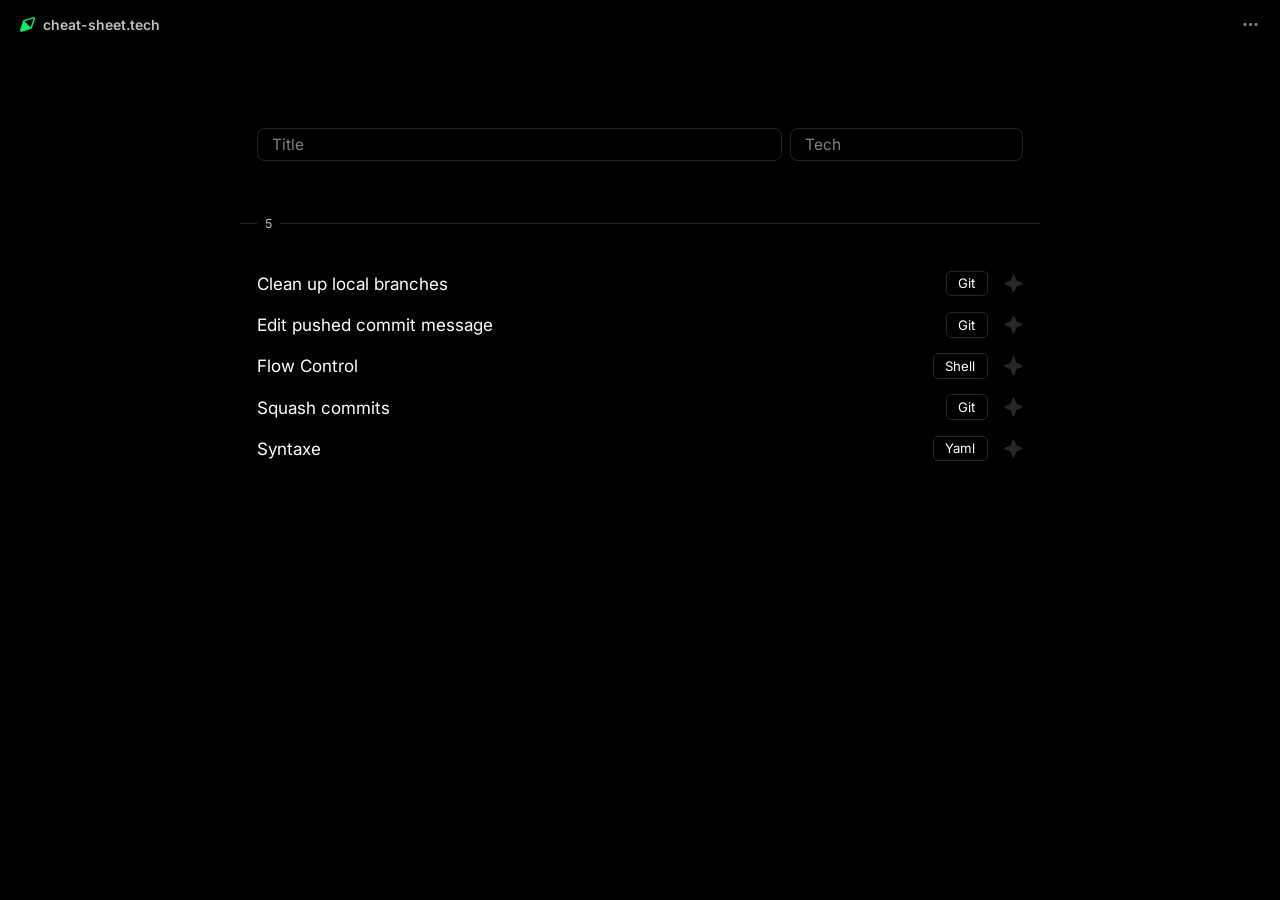
<file: index.html>
<!DOCTYPE html>
<html lang="fr">
<head>
    <meta charset="UTF-8">
    <meta name="viewport" content="width=device-width, initial-scale=1">
    <title>cheat-sheet</title>

    <link rel="icon" type="image/png" href="/favicon-96x96.png" sizes="96x96" />
    <link rel="icon" type="image/svg+xml" href="/favicon.svg" />
    <link rel="shortcut icon" href="/favicon.ico" />
    <link rel="apple-touch-icon" sizes="180x180" href="/apple-touch-icon.png" />
    <link rel="manifest" href="/site.webmanifest" />

    <link rel="stylesheet" href="rsc/dark.css">

    <link rel="stylesheet" href="rsc/home.css">
    <link rel="stylesheet" href="rsc/index.css">

    <script src="rsc/index.js"></script>
    <script src="rsc/home.js"></script>
    <script src="indexation.js"></script>

</head>
<body onclick="document.getElementById('menu').classList.remove('focus')">
    <header>
        <a style="text-decoration: none" href="https://cheat-sheet.tech">
            <img src="rsc/assets/logo.svg" alt="logo">
            <p>cheat-sheet.tech</p>
        </a>
        <div id="menu" onclick="event.stopPropagation();this.classList.add('focus')">
            <img src="rsc/assets/menu-dots.svg">
            <div class="menu">
                <a href="preview/" style="all: unset">
                    <span>
                        <img src="rsc/assets/preview.svg"><p>Preview</p>
                    </span>
                </a>
                <a href="https://github.com/eloi-menaud/cheat-sheet/tree/main?tab=readme-ov-file#-add-a-cheat-sheet" style="all: unset">
                    <span>
                        <img src="rsc/assets/add.svg"><p>Add a cheat sheet</p>
                    </span>
                </a>
                <hr>
                <a href="https://github.com/eloi-menaud/cheat-sheet" style="all: unset">
                    <span>
                        <img src="rsc/assets/github.svg"><p>Source</p>
                    </span>
                </a>
            </div>
        </div>
    </header>



    <nav>
        <input id="title" type="Search" placeholder="Title" oninput="update_list()"/>
        <input id="tech"  type="Search" placeholder="Tech"  oninput="update_list()"/>
    </nav>

    <div id="result-separator">
        <p>No result</p>
    </div>

    <main>
    </main>
<footer></footer>
</body>
</file>
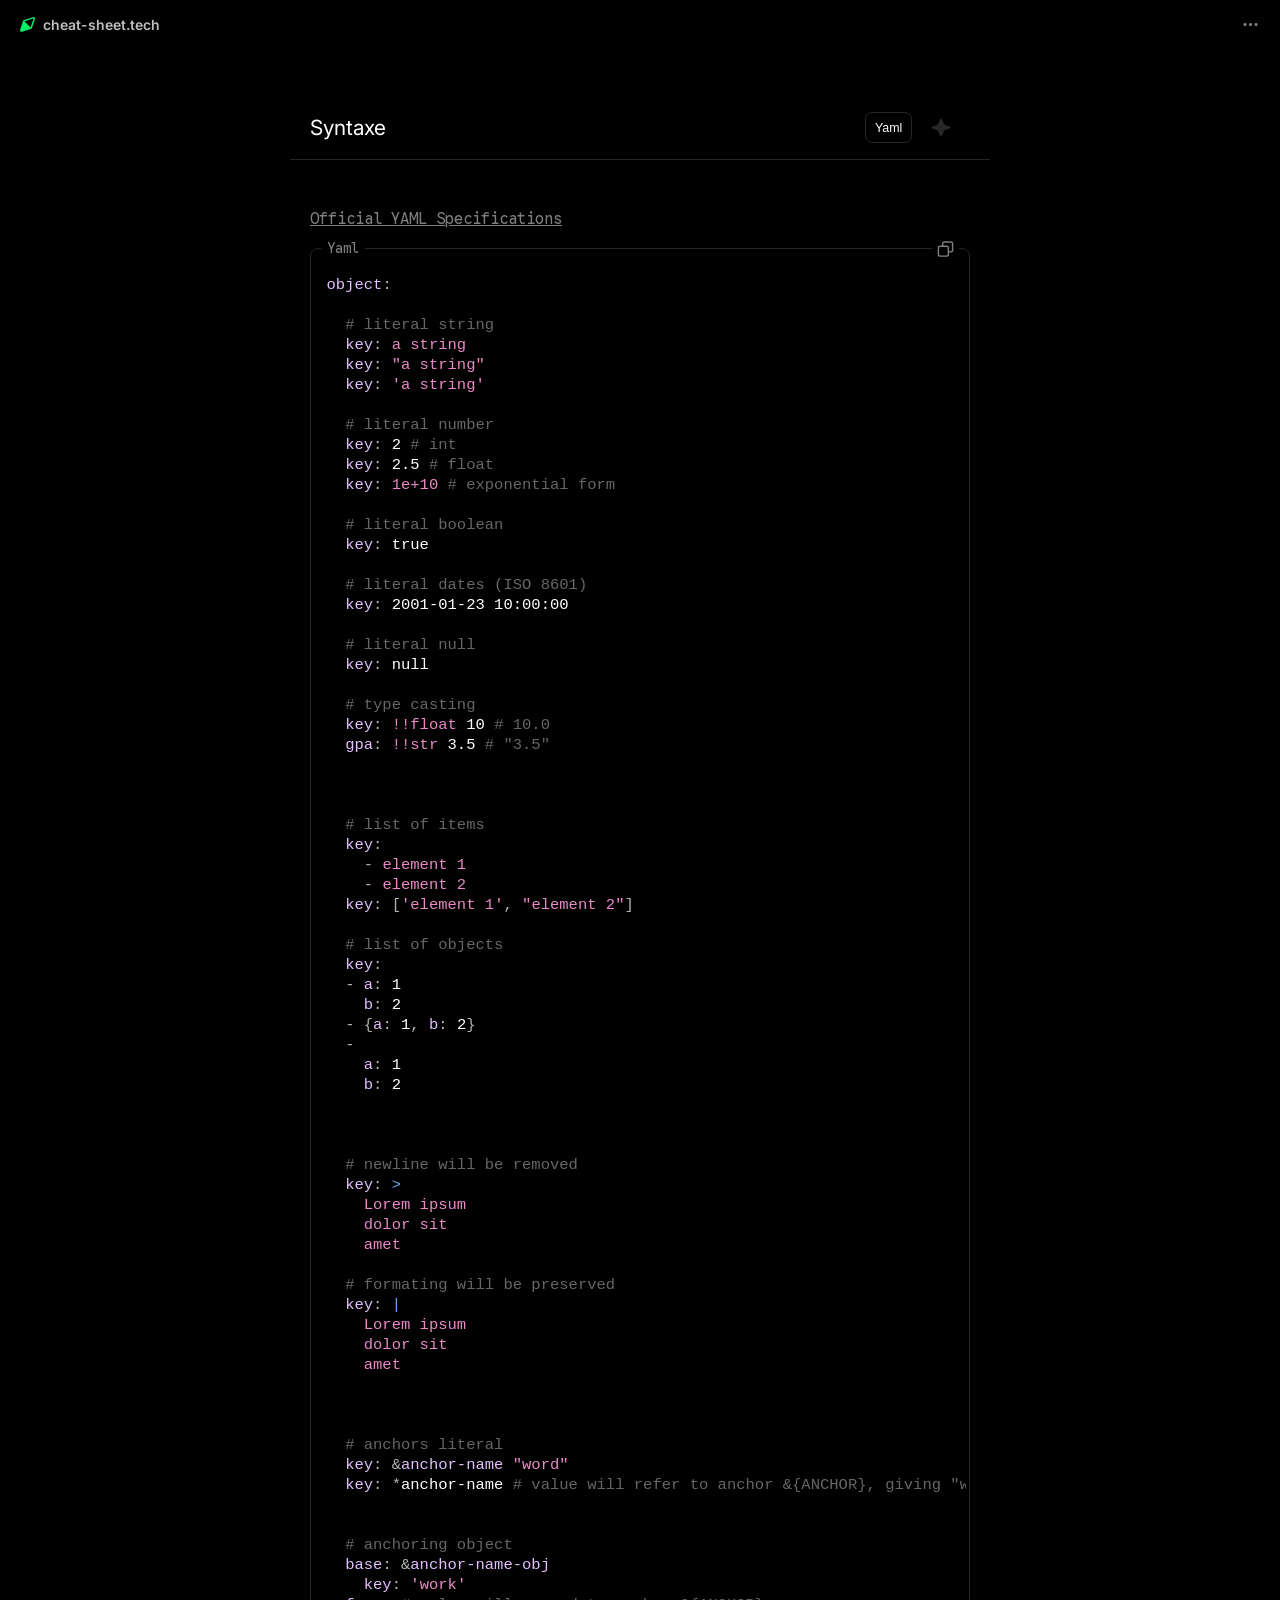
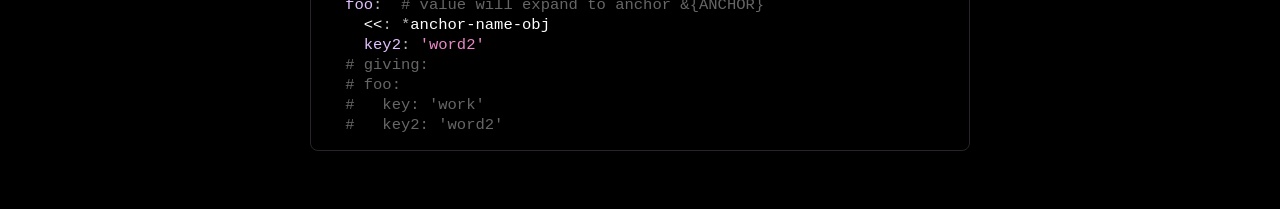
<file: pages/1/index.html>
<!DOCTYPE html>
<html lang="en">
<head>
    <meta charset="UTF-8">
    <meta name="viewport" content="width=device-width, initial-scale=1">
    
    <link href="/pages/page.css" rel="stylesheet" />
    <link href="../../rsc/dark.css" id="style-ui-dark"  rel="stylesheet"/>
    <link href="../../rsc/index.css" rel="stylesheet" />
    
    <script type="text/javascript" src="/pages/page.js"></script>
    <script type="text/javascript" src="../../rsc/index.js"></script>
    
    <title>cheat-sheet</title>
</head>

<body class="has-hover" onclick="document.getElementById('menu').classList.remove('focus')" id="1">

<header>
    <a style="text-decoration: none" href="https://cheat-sheet.tech">
        <img src="../../rsc/assets/logo.svg" alt="logo">
        <p>cheat-sheet.tech</p>
    </a>
    <div id="menu" onclick="event.stopPropagation();this.classList.add('focus')">
        <img src="../../rsc/assets/menu-dots.svg">
        <div class="menu">
            <a href="https://github.com/eloi-menaud/cheat-sheet/edit/main/pages/Yaml/Syntaxe" style="all: unset">
                <span><img src="../../rsc/assets/edit.svg"><p>Edit this cheat sheet</p></span>
            </a>
            <hr>
            <a href="https://github.com/eloi-menaud/cheat-sheet" style="all: unset">
                <span>
                    <img src="../../rsc/assets/github.svg"><p>Source</p>
                </span>
            </a>
        </div>
    </div>
</header>

<nav>
    <h1 title="title">Syntaxe</h1>
    <div id="type-selector">
        <button onclick='show(this)' data-target="snippet" class="actif">snippet</button>
        <button onclick='show(this)' data-target="details">details</button>
    </div>
    <div id="tech">
        <button disabled title="tech">Yaml</button>
    </div>
    <img class="favorite" src="../../rsc/assets/favorite.svg" title="favorite" onclick="toggle_fav(this,'1')">
</nav>
<main>
    <p><a href="https://yaml.org/spec/1.2.2/">Official YAML Specifications</a></p>
<div class="code-block">
            <div class="code-header">
                <p class="language">yaml</p>
                <div><img class="copy" src="../../rsc/assets/copy.svg"></div>
            </div>
            <pre><code class="language-yaml"><span class="hl-source hl-yaml"><span class="hl-string hl-unquoted hl-plain hl-out hl-yaml"><span class="hl-entity hl-name hl-tag hl-yaml">object</span></span><span class="hl-punctuation hl-separator hl-key-value hl-mapping hl-yaml">:</span>

  <span class="hl-comment hl-line hl-number-sign hl-yaml"><span class="hl-punctuation hl-definition hl-comment hl-line hl-number-sign hl-yaml">#</span> literal string
</span>  <span class="hl-string hl-unquoted hl-plain hl-out hl-yaml"><span class="hl-entity hl-name hl-tag hl-yaml">key</span></span><span class="hl-punctuation hl-separator hl-key-value hl-mapping hl-yaml">:</span> <span class="hl-string hl-unquoted hl-plain hl-out hl-yaml">a string</span>
  <span class="hl-string hl-unquoted hl-plain hl-out hl-yaml"><span class="hl-entity hl-name hl-tag hl-yaml">key</span></span><span class="hl-punctuation hl-separator hl-key-value hl-mapping hl-yaml">:</span> <span class="hl-string hl-quoted hl-double hl-yaml"><span class="hl-punctuation hl-definition hl-string hl-begin hl-yaml">&quot;</span>a string<span class="hl-punctuation hl-definition hl-string hl-end hl-yaml">&quot;</span></span>
  <span class="hl-string hl-unquoted hl-plain hl-out hl-yaml"><span class="hl-entity hl-name hl-tag hl-yaml">key</span></span><span class="hl-punctuation hl-separator hl-key-value hl-mapping hl-yaml">:</span> <span class="hl-string hl-quoted hl-single hl-yaml"><span class="hl-punctuation hl-definition hl-string hl-begin hl-yaml">&#39;</span>a string<span class="hl-punctuation hl-definition hl-string hl-end hl-yaml">&#39;</span></span>

  <span class="hl-comment hl-line hl-number-sign hl-yaml"><span class="hl-punctuation hl-definition hl-comment hl-line hl-number-sign hl-yaml">#</span> literal number
</span>  <span class="hl-string hl-unquoted hl-plain hl-out hl-yaml"><span class="hl-entity hl-name hl-tag hl-yaml">key</span></span><span class="hl-punctuation hl-separator hl-key-value hl-mapping hl-yaml">:</span> <span class="hl-constant hl-numeric hl-integer hl-yaml">2</span> <span class="hl-comment hl-line hl-number-sign hl-yaml"><span class="hl-punctuation hl-definition hl-comment hl-line hl-number-sign hl-yaml">#</span> int
</span>  <span class="hl-string hl-unquoted hl-plain hl-out hl-yaml"><span class="hl-entity hl-name hl-tag hl-yaml">key</span></span><span class="hl-punctuation hl-separator hl-key-value hl-mapping hl-yaml">:</span> <span class="hl-constant hl-numeric hl-float hl-yaml">2.5</span> <span class="hl-comment hl-line hl-number-sign hl-yaml"><span class="hl-punctuation hl-definition hl-comment hl-line hl-number-sign hl-yaml">#</span> float
</span>  <span class="hl-string hl-unquoted hl-plain hl-out hl-yaml"><span class="hl-entity hl-name hl-tag hl-yaml">key</span></span><span class="hl-punctuation hl-separator hl-key-value hl-mapping hl-yaml">:</span> <span class="hl-string hl-unquoted hl-plain hl-out hl-yaml">1e+10</span> <span class="hl-comment hl-line hl-number-sign hl-yaml"><span class="hl-punctuation hl-definition hl-comment hl-line hl-number-sign hl-yaml">#</span> exponential form
</span>
  <span class="hl-comment hl-line hl-number-sign hl-yaml"><span class="hl-punctuation hl-definition hl-comment hl-line hl-number-sign hl-yaml">#</span> literal boolean
</span>  <span class="hl-string hl-unquoted hl-plain hl-out hl-yaml"><span class="hl-entity hl-name hl-tag hl-yaml">key</span></span><span class="hl-punctuation hl-separator hl-key-value hl-mapping hl-yaml">:</span> <span class="hl-constant hl-language hl-boolean hl-yaml">true</span>

  <span class="hl-comment hl-line hl-number-sign hl-yaml"><span class="hl-punctuation hl-definition hl-comment hl-line hl-number-sign hl-yaml">#</span> literal dates (ISO 8601)
</span>  <span class="hl-string hl-unquoted hl-plain hl-out hl-yaml"><span class="hl-entity hl-name hl-tag hl-yaml">key</span></span><span class="hl-punctuation hl-separator hl-key-value hl-mapping hl-yaml">:</span> <span class="hl-constant hl-other hl-timestamp hl-yaml">2001-01-23 10:00:00</span>

  <span class="hl-comment hl-line hl-number-sign hl-yaml"><span class="hl-punctuation hl-definition hl-comment hl-line hl-number-sign hl-yaml">#</span> literal null
</span>  <span class="hl-string hl-unquoted hl-plain hl-out hl-yaml"><span class="hl-entity hl-name hl-tag hl-yaml">key</span></span><span class="hl-punctuation hl-separator hl-key-value hl-mapping hl-yaml">:</span> <span class="hl-constant hl-language hl-null hl-yaml">null</span>

  <span class="hl-comment hl-line hl-number-sign hl-yaml"><span class="hl-punctuation hl-definition hl-comment hl-line hl-number-sign hl-yaml">#</span> type casting
</span>  <span class="hl-string hl-unquoted hl-plain hl-out hl-yaml"><span class="hl-entity hl-name hl-tag hl-yaml">key</span></span><span class="hl-punctuation hl-separator hl-key-value hl-mapping hl-yaml">:</span> <span class="hl-meta hl-property hl-yaml"><span class="hl-storage hl-type hl-tag-handle hl-yaml">!!float</span></span> <span class="hl-constant hl-numeric hl-integer hl-yaml">10</span> <span class="hl-comment hl-line hl-number-sign hl-yaml"><span class="hl-punctuation hl-definition hl-comment hl-line hl-number-sign hl-yaml">#</span> 10.0
</span>  <span class="hl-string hl-unquoted hl-plain hl-out hl-yaml"><span class="hl-entity hl-name hl-tag hl-yaml">gpa</span></span><span class="hl-punctuation hl-separator hl-key-value hl-mapping hl-yaml">:</span> <span class="hl-meta hl-property hl-yaml"><span class="hl-storage hl-type hl-tag-handle hl-yaml">!!str</span></span> <span class="hl-constant hl-numeric hl-float hl-yaml">3.5</span> <span class="hl-comment hl-line hl-number-sign hl-yaml"><span class="hl-punctuation hl-definition hl-comment hl-line hl-number-sign hl-yaml">#</span> &quot;3.5&quot;
</span>


  <span class="hl-comment hl-line hl-number-sign hl-yaml"><span class="hl-punctuation hl-definition hl-comment hl-line hl-number-sign hl-yaml">#</span> list of items
</span>  <span class="hl-string hl-unquoted hl-plain hl-out hl-yaml"><span class="hl-entity hl-name hl-tag hl-yaml">key</span></span><span class="hl-punctuation hl-separator hl-key-value hl-mapping hl-yaml">:</span> 
    <span class="hl-punctuation hl-definition hl-block hl-sequence hl-item hl-yaml">-</span> <span class="hl-string hl-unquoted hl-plain hl-out hl-yaml">element 1</span>
    <span class="hl-punctuation hl-definition hl-block hl-sequence hl-item hl-yaml">-</span> <span class="hl-string hl-unquoted hl-plain hl-out hl-yaml">element 2</span>
  <span class="hl-string hl-unquoted hl-plain hl-out hl-yaml"><span class="hl-entity hl-name hl-tag hl-yaml">key</span></span><span class="hl-punctuation hl-separator hl-key-value hl-mapping hl-yaml">:</span> <span class="hl-meta hl-flow-sequence hl-yaml"><span class="hl-punctuation hl-definition hl-sequence hl-begin hl-yaml">[</span><span class="hl-string hl-quoted hl-single hl-yaml"><span class="hl-punctuation hl-definition hl-string hl-begin hl-yaml">&#39;</span>element 1<span class="hl-punctuation hl-definition hl-string hl-end hl-yaml">&#39;</span></span><span class="hl-punctuation hl-separator hl-sequence hl-yaml">,</span> <span class="hl-string hl-quoted hl-double hl-yaml"><span class="hl-punctuation hl-definition hl-string hl-begin hl-yaml">&quot;</span>element 2<span class="hl-punctuation hl-definition hl-string hl-end hl-yaml">&quot;</span></span><span class="hl-punctuation hl-definition hl-sequence hl-end hl-yaml">]</span></span>

  <span class="hl-comment hl-line hl-number-sign hl-yaml"><span class="hl-punctuation hl-definition hl-comment hl-line hl-number-sign hl-yaml">#</span> list of objects
</span>  <span class="hl-string hl-unquoted hl-plain hl-out hl-yaml"><span class="hl-entity hl-name hl-tag hl-yaml">key</span></span><span class="hl-punctuation hl-separator hl-key-value hl-mapping hl-yaml">:</span>
  <span class="hl-punctuation hl-definition hl-block hl-sequence hl-item hl-yaml">-</span> <span class="hl-string hl-unquoted hl-plain hl-out hl-yaml"><span class="hl-entity hl-name hl-tag hl-yaml">a</span></span><span class="hl-punctuation hl-separator hl-key-value hl-mapping hl-yaml">:</span> <span class="hl-constant hl-numeric hl-integer hl-yaml">1</span>
    <span class="hl-string hl-unquoted hl-plain hl-out hl-yaml"><span class="hl-entity hl-name hl-tag hl-yaml">b</span></span><span class="hl-punctuation hl-separator hl-key-value hl-mapping hl-yaml">:</span> <span class="hl-constant hl-numeric hl-integer hl-yaml">2</span>
  <span class="hl-punctuation hl-definition hl-block hl-sequence hl-item hl-yaml">-</span> <span class="hl-meta hl-flow-mapping hl-yaml"><span class="hl-punctuation hl-definition hl-mapping hl-begin hl-yaml">{</span><span class="hl-meta hl-flow-pair hl-key hl-yaml"><span class="hl-string hl-unquoted hl-plain hl-in hl-yaml"><span class="hl-entity hl-name hl-tag hl-yaml">a</span></span></span><span class="hl-string hl-unquoted hl-plain hl-in hl-yaml"></span><span class="hl-meta hl-flow-pair hl-yaml"><span class="hl-punctuation hl-separator hl-key-value hl-mapping hl-yaml">:</span></span><span class="hl-meta hl-flow-pair hl-value hl-yaml"> <span class="hl-constant hl-numeric hl-integer hl-yaml">1</span></span><span class="hl-punctuation hl-separator hl-mapping hl-yaml">,</span> <span class="hl-meta hl-flow-pair hl-key hl-yaml"><span class="hl-string hl-unquoted hl-plain hl-in hl-yaml"><span class="hl-entity hl-name hl-tag hl-yaml">b</span></span></span><span class="hl-string hl-unquoted hl-plain hl-in hl-yaml"></span><span class="hl-meta hl-flow-pair hl-yaml"><span class="hl-punctuation hl-separator hl-key-value hl-mapping hl-yaml">:</span></span><span class="hl-meta hl-flow-pair hl-value hl-yaml"> <span class="hl-constant hl-numeric hl-integer hl-yaml">2</span></span><span class="hl-punctuation hl-definition hl-mapping hl-end hl-yaml">}</span></span>
  <span class="hl-punctuation hl-definition hl-block hl-sequence hl-item hl-yaml">-</span>
    <span class="hl-string hl-unquoted hl-plain hl-out hl-yaml"><span class="hl-entity hl-name hl-tag hl-yaml">a</span></span><span class="hl-punctuation hl-separator hl-key-value hl-mapping hl-yaml">:</span> <span class="hl-constant hl-numeric hl-integer hl-yaml">1</span>
    <span class="hl-string hl-unquoted hl-plain hl-out hl-yaml"><span class="hl-entity hl-name hl-tag hl-yaml">b</span></span><span class="hl-punctuation hl-separator hl-key-value hl-mapping hl-yaml">:</span> <span class="hl-constant hl-numeric hl-integer hl-yaml">2</span>



  <span class="hl-comment hl-line hl-number-sign hl-yaml"><span class="hl-punctuation hl-definition hl-comment hl-line hl-number-sign hl-yaml">#</span> newline will be removed
</span>  <span class="hl-string hl-unquoted hl-plain hl-out hl-yaml"><span class="hl-entity hl-name hl-tag hl-yaml">key</span></span><span class="hl-punctuation hl-separator hl-key-value hl-mapping hl-yaml">:</span> <span class="hl-keyword hl-control hl-flow hl-block-scalar hl-folded hl-yaml">&gt;</span>
<span class="hl-string hl-unquoted hl-block hl-yaml">    Lorem ipsum
    dolor sit
    amet
  
</span>  <span class="hl-comment hl-line hl-number-sign hl-yaml"><span class="hl-punctuation hl-definition hl-comment hl-line hl-number-sign hl-yaml">#</span> formating will be preserved
</span>  <span class="hl-string hl-unquoted hl-plain hl-out hl-yaml"><span class="hl-entity hl-name hl-tag hl-yaml">key</span></span><span class="hl-punctuation hl-separator hl-key-value hl-mapping hl-yaml">:</span> <span class="hl-keyword hl-control hl-flow hl-block-scalar hl-literal hl-yaml">|</span>
<span class="hl-string hl-unquoted hl-block hl-yaml">    Lorem ipsum
    dolor sit
    amet



</span>  <span class="hl-comment hl-line hl-number-sign hl-yaml"><span class="hl-punctuation hl-definition hl-comment hl-line hl-number-sign hl-yaml">#</span> anchors literal
</span>  <span class="hl-string hl-unquoted hl-plain hl-out hl-yaml"><span class="hl-entity hl-name hl-tag hl-yaml">key</span></span><span class="hl-punctuation hl-separator hl-key-value hl-mapping hl-yaml">:</span> <span class="hl-meta hl-property hl-yaml"><span class="hl-keyword hl-control hl-property hl-anchor hl-yaml"><span class="hl-punctuation hl-definition hl-anchor hl-yaml">&amp;</span></span><span class="hl-entity hl-name hl-other hl-anchor hl-yaml">anchor-name</span></span> <span class="hl-string hl-quoted hl-double hl-yaml"><span class="hl-punctuation hl-definition hl-string hl-begin hl-yaml">&quot;</span>word<span class="hl-punctuation hl-definition hl-string hl-end hl-yaml">&quot;</span></span>
  <span class="hl-string hl-unquoted hl-plain hl-out hl-yaml"><span class="hl-entity hl-name hl-tag hl-yaml">key</span></span><span class="hl-punctuation hl-separator hl-key-value hl-mapping hl-yaml">:</span> <span class="hl-keyword hl-control hl-flow hl-alias hl-yaml"><span class="hl-punctuation hl-definition hl-alias hl-yaml">*</span></span><span class="hl-variable hl-other hl-alias hl-yaml">anchor-name</span> <span class="hl-comment hl-line hl-number-sign hl-yaml"><span class="hl-punctuation hl-definition hl-comment hl-line hl-number-sign hl-yaml">#</span> value will refer to anchor &amp;{ANCHOR}, giving &quot;word&quot; here
</span>

  <span class="hl-comment hl-line hl-number-sign hl-yaml"><span class="hl-punctuation hl-definition hl-comment hl-line hl-number-sign hl-yaml">#</span> anchoring object
</span>  <span class="hl-string hl-unquoted hl-plain hl-out hl-yaml"><span class="hl-entity hl-name hl-tag hl-yaml">base</span></span><span class="hl-punctuation hl-separator hl-key-value hl-mapping hl-yaml">:</span> <span class="hl-meta hl-property hl-yaml"><span class="hl-keyword hl-control hl-property hl-anchor hl-yaml"><span class="hl-punctuation hl-definition hl-anchor hl-yaml">&amp;</span></span><span class="hl-entity hl-name hl-other hl-anchor hl-yaml">anchor-name-obj</span></span>
    <span class="hl-string hl-unquoted hl-plain hl-out hl-yaml"><span class="hl-entity hl-name hl-tag hl-yaml">key</span></span><span class="hl-punctuation hl-separator hl-key-value hl-mapping hl-yaml">:</span> <span class="hl-string hl-quoted hl-single hl-yaml"><span class="hl-punctuation hl-definition hl-string hl-begin hl-yaml">&#39;</span>work<span class="hl-punctuation hl-definition hl-string hl-end hl-yaml">&#39;</span></span>
  <span class="hl-string hl-unquoted hl-plain hl-out hl-yaml"><span class="hl-entity hl-name hl-tag hl-yaml">foo</span></span><span class="hl-punctuation hl-separator hl-key-value hl-mapping hl-yaml">:</span>  <span class="hl-comment hl-line hl-number-sign hl-yaml"><span class="hl-punctuation hl-definition hl-comment hl-line hl-number-sign hl-yaml">#</span> value will expand to anchor &amp;{ANCHOR}
</span>    <span class="hl-constant hl-language hl-merge hl-yaml">&lt;&lt;</span><span class="hl-punctuation hl-separator hl-key-value hl-mapping hl-yaml">:</span> <span class="hl-keyword hl-control hl-flow hl-alias hl-yaml"><span class="hl-punctuation hl-definition hl-alias hl-yaml">*</span></span><span class="hl-variable hl-other hl-alias hl-yaml">anchor-name-obj</span>
    <span class="hl-string hl-unquoted hl-plain hl-out hl-yaml"><span class="hl-entity hl-name hl-tag hl-yaml">key2</span></span><span class="hl-punctuation hl-separator hl-key-value hl-mapping hl-yaml">:</span> <span class="hl-string hl-quoted hl-single hl-yaml"><span class="hl-punctuation hl-definition hl-string hl-begin hl-yaml">&#39;</span>word2<span class="hl-punctuation hl-definition hl-string hl-end hl-yaml">&#39;</span></span>
  <span class="hl-comment hl-line hl-number-sign hl-yaml"><span class="hl-punctuation hl-definition hl-comment hl-line hl-number-sign hl-yaml">#</span> giving:
</span>  <span class="hl-comment hl-line hl-number-sign hl-yaml"><span class="hl-punctuation hl-definition hl-comment hl-line hl-number-sign hl-yaml">#</span> foo:
</span>  <span class="hl-comment hl-line hl-number-sign hl-yaml"><span class="hl-punctuation hl-definition hl-comment hl-line hl-number-sign hl-yaml">#</span>   key: &#39;work&#39;
</span>  <span class="hl-comment hl-line hl-number-sign hl-yaml"><span class="hl-punctuation hl-definition hl-comment hl-line hl-number-sign hl-yaml">#</span>   key2: &#39;word2&#39;
</span></span></code></pre>
            </div>
</main>
</body>
</file>
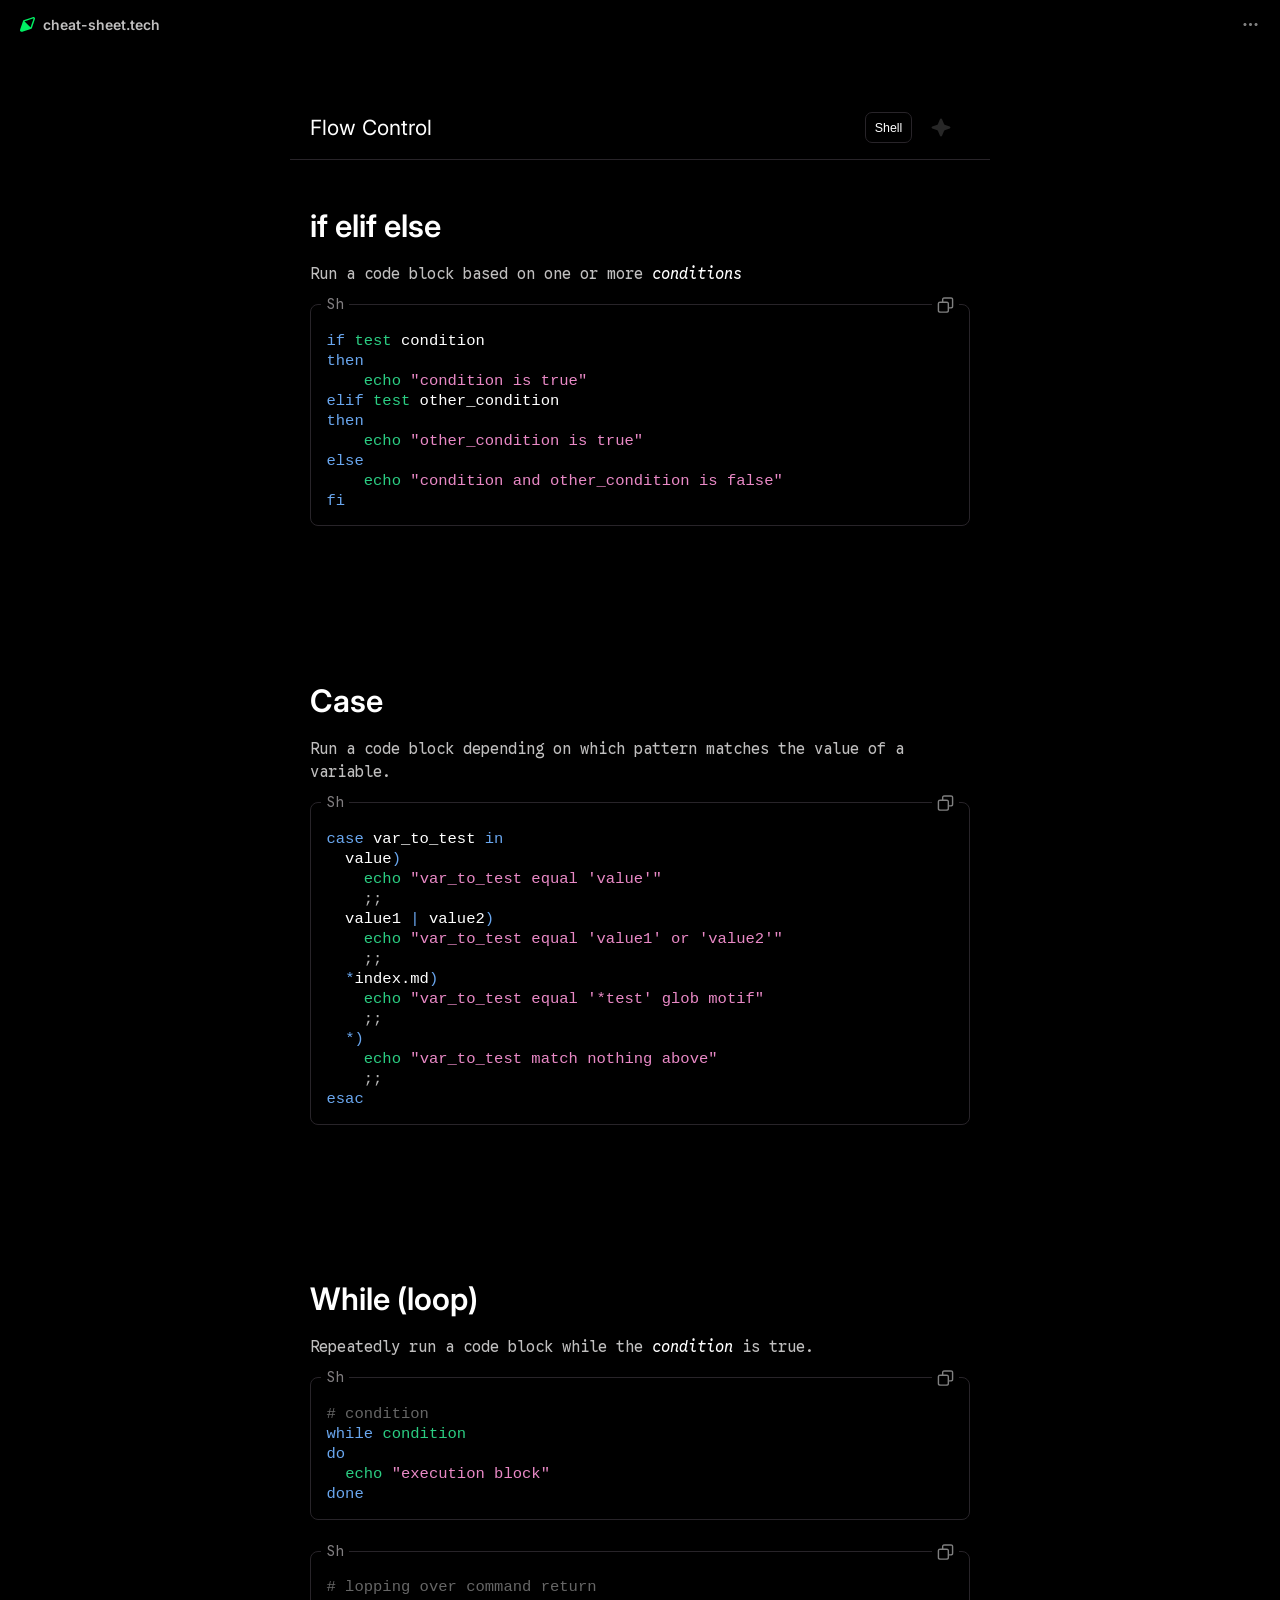
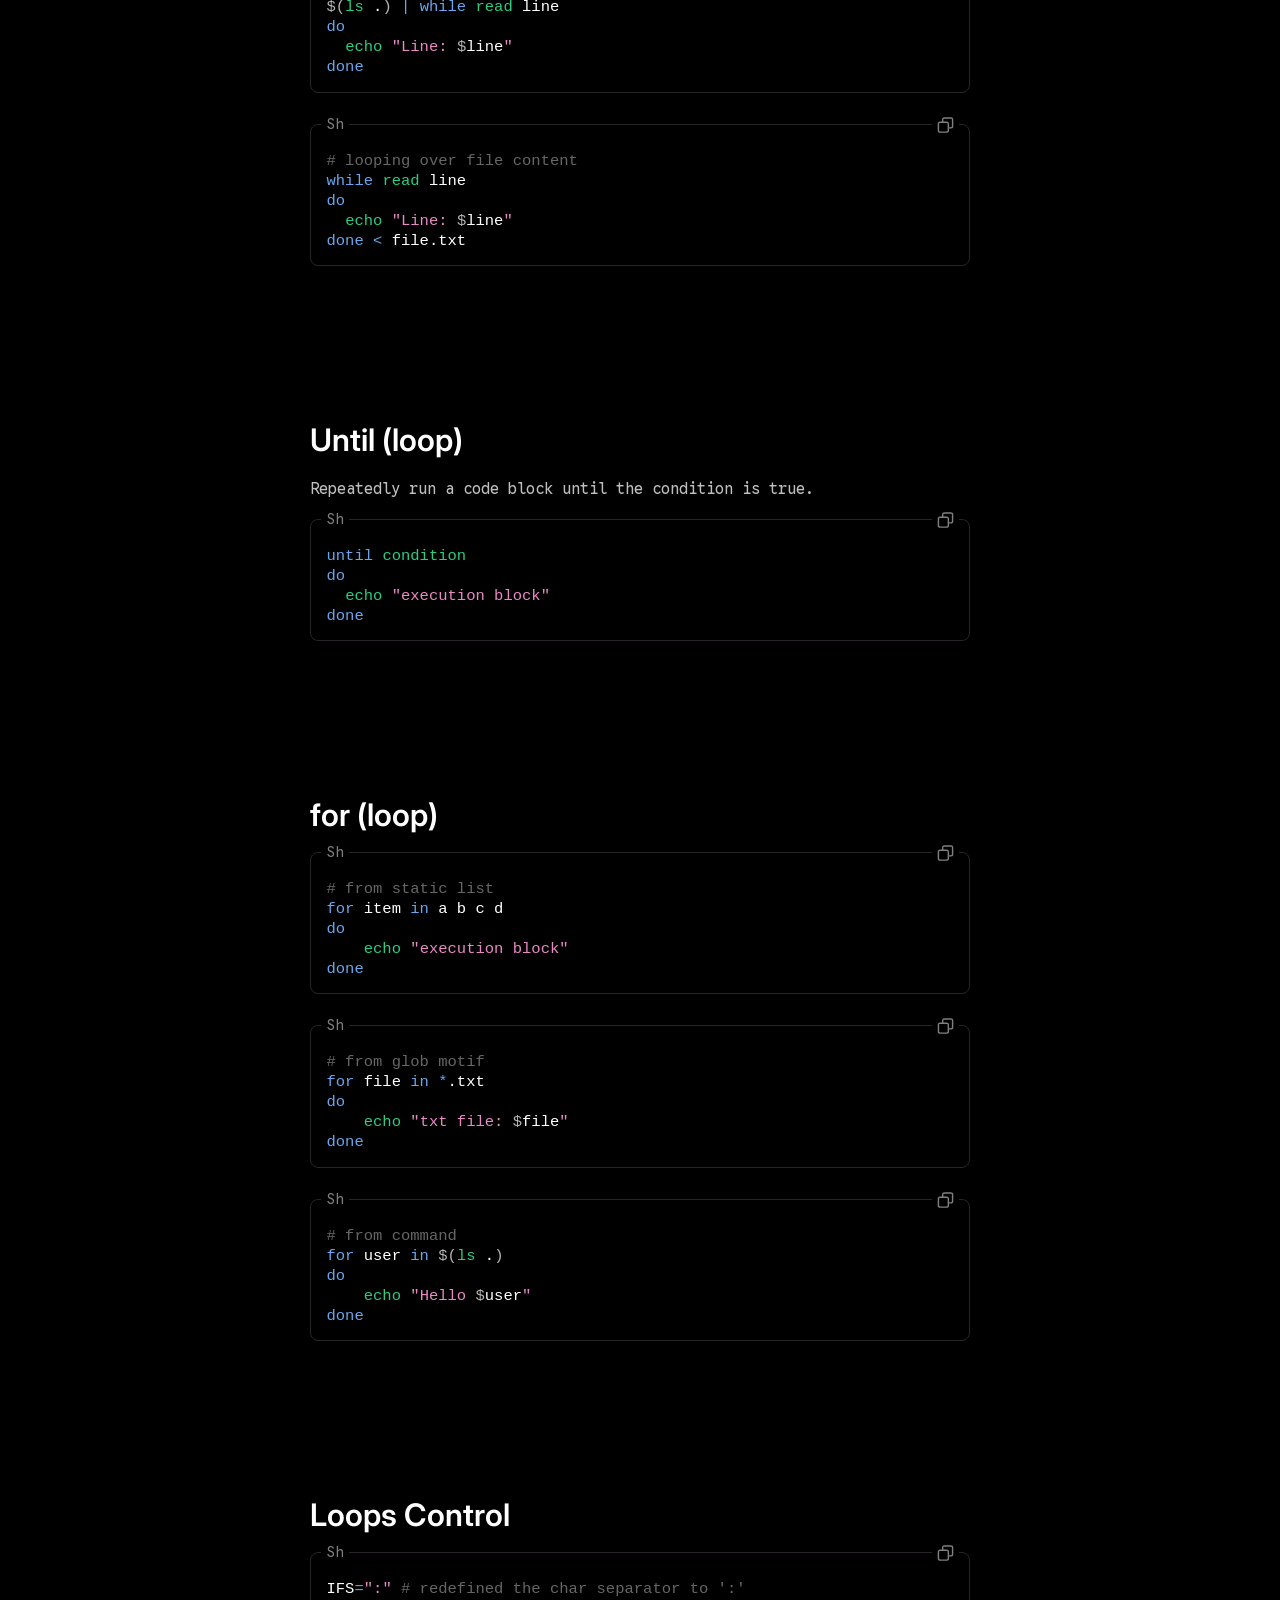
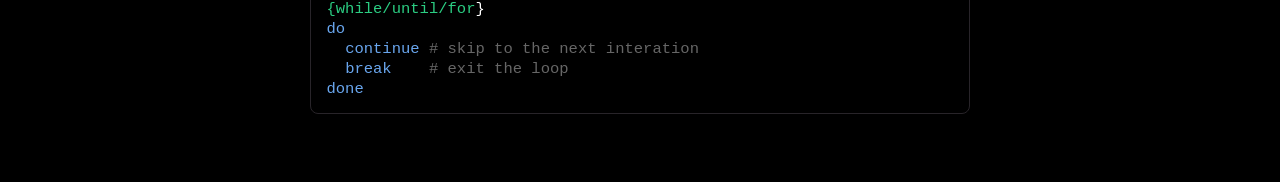
<file: pages/2/index.html>
<!DOCTYPE html>
<html lang="en">
<head>
    <meta charset="UTF-8">
    <meta name="viewport" content="width=device-width, initial-scale=1">
    
    <link href="/pages/page.css" rel="stylesheet" />
    <link href="../../rsc/dark.css" id="style-ui-dark"  rel="stylesheet"/>
    <link href="../../rsc/index.css" rel="stylesheet" />
    
    <script type="text/javascript" src="/pages/page.js"></script>
    <script type="text/javascript" src="../../rsc/index.js"></script>
    
    <title>cheat-sheet</title>
</head>

<body class="has-hover" onclick="document.getElementById('menu').classList.remove('focus')" id="2">

<header>
    <a style="text-decoration: none" href="https://cheat-sheet.tech">
        <img src="../../rsc/assets/logo.svg" alt="logo">
        <p>cheat-sheet.tech</p>
    </a>
    <div id="menu" onclick="event.stopPropagation();this.classList.add('focus')">
        <img src="../../rsc/assets/menu-dots.svg">
        <div class="menu">
            <a href="https://github.com/eloi-menaud/cheat-sheet/edit/main/pages/Shell/Flow Control" style="all: unset">
                <span><img src="../../rsc/assets/edit.svg"><p>Edit this cheat sheet</p></span>
            </a>
            <hr>
            <a href="https://github.com/eloi-menaud/cheat-sheet" style="all: unset">
                <span>
                    <img src="../../rsc/assets/github.svg"><p>Source</p>
                </span>
            </a>
        </div>
    </div>
</header>

<nav>
    <h1 title="title">Flow Control</h1>
    <div id="type-selector">
        <button onclick='show(this)' data-target="snippet" class="actif">snippet</button>
        <button onclick='show(this)' data-target="details">details</button>
    </div>
    <div id="tech">
        <button disabled title="tech">Shell</button>
    </div>
    <img class="favorite" src="../../rsc/assets/favorite.svg" title="favorite" onclick="toggle_fav(this,'2')">
</nav>
<main>
    <h1>if elif else</h1>
<p>Run a code block based on one or more <em>conditions</em></p>
<div class="code-block">
            <div class="code-header">
                <p class="language">sh</p>
                <div><img class="copy" src="../../rsc/assets/copy.svg"></div>
            </div>
            <pre><code class="language-sh"><span class="hl-source hl-shell hl-bash"><span class="hl-keyword hl-control hl-if hl-begin hl-shell">if</span> <span class="hl-meta hl-function-call hl-shell"><span class="hl-variable hl-function hl-shell">test</span></span><span class="hl-meta hl-function-call hl-arguments hl-shell"> condition</span>
<span class="hl-keyword hl-control hl-if hl-then hl-shell">then</span>
    <span class="hl-meta hl-function-call hl-shell"><span class="hl-support hl-function hl-echo hl-shell">echo</span></span><span class="hl-meta hl-function-call hl-arguments hl-shell"> <span class="hl-string hl-quoted hl-double hl-shell"><span class="hl-punctuation hl-definition hl-string hl-begin hl-shell">&quot;</span>condition is true<span class="hl-punctuation hl-definition hl-string hl-end hl-shell">&quot;</span></span></span>
<span class="hl-keyword hl-control hl-if hl-elif hl-shell">elif</span> <span class="hl-meta hl-function-call hl-shell"><span class="hl-variable hl-function hl-shell">test</span></span><span class="hl-meta hl-function-call hl-arguments hl-shell"> other_condition</span>
<span class="hl-keyword hl-control hl-if hl-then hl-shell">then</span>
    <span class="hl-meta hl-function-call hl-shell"><span class="hl-support hl-function hl-echo hl-shell">echo</span></span><span class="hl-meta hl-function-call hl-arguments hl-shell"> <span class="hl-string hl-quoted hl-double hl-shell"><span class="hl-punctuation hl-definition hl-string hl-begin hl-shell">&quot;</span>other_condition is true<span class="hl-punctuation hl-definition hl-string hl-end hl-shell">&quot;</span></span></span>
<span class="hl-keyword hl-control hl-if hl-else hl-shell">else</span>
    <span class="hl-meta hl-function-call hl-shell"><span class="hl-support hl-function hl-echo hl-shell">echo</span></span><span class="hl-meta hl-function-call hl-arguments hl-shell"> <span class="hl-string hl-quoted hl-double hl-shell"><span class="hl-punctuation hl-definition hl-string hl-begin hl-shell">&quot;</span>condition and other_condition is false<span class="hl-punctuation hl-definition hl-string hl-end hl-shell">&quot;</span></span></span>
<span class="hl-keyword hl-control hl-if hl-end hl-shell">fi</span>
</span></code></pre>
            </div>
<h1>Case</h1>
<p>Run a code block depending on which pattern matches the value of a variable.</p>
<div class="code-block">
            <div class="code-header">
                <p class="language">sh</p>
                <div><img class="copy" src="../../rsc/assets/copy.svg"></div>
            </div>
            <pre><code class="language-sh"><span class="hl-source hl-shell hl-bash"><span class="hl-keyword hl-control hl-case hl-begin hl-shell">case</span> var_to_test <span class="hl-keyword hl-control hl-case hl-in hl-shell">in</span>
  value<span class="hl-keyword hl-control hl-case hl-item hl-shell">)</span>
    <span class="hl-meta hl-function-call hl-shell"><span class="hl-support hl-function hl-echo hl-shell">echo</span></span><span class="hl-meta hl-function-call hl-arguments hl-shell"> <span class="hl-string hl-quoted hl-double hl-shell"><span class="hl-punctuation hl-definition hl-string hl-begin hl-shell">&quot;</span>var_to_test equal &#39;value&#39;<span class="hl-punctuation hl-definition hl-string hl-end hl-shell">&quot;</span></span></span>
    <span class="hl-punctuation hl-terminator hl-case hl-shell">;;</span>
  value1 <span class="hl-keyword hl-operator hl-logical hl-shell">|</span> value2<span class="hl-keyword hl-control hl-case hl-item hl-shell">)</span>
    <span class="hl-meta hl-function-call hl-shell"><span class="hl-support hl-function hl-echo hl-shell">echo</span></span><span class="hl-meta hl-function-call hl-arguments hl-shell"> <span class="hl-string hl-quoted hl-double hl-shell"><span class="hl-punctuation hl-definition hl-string hl-begin hl-shell">&quot;</span>var_to_test equal &#39;value1&#39; or &#39;value2&#39;<span class="hl-punctuation hl-definition hl-string hl-end hl-shell">&quot;</span></span></span>
    <span class="hl-punctuation hl-terminator hl-case hl-shell">;;</span>
  <span class="hl-keyword hl-operator hl-regexp hl-quantifier hl-shell">*</span>index.md<span class="hl-keyword hl-control hl-case hl-item hl-shell">)</span>
    <span class="hl-meta hl-function-call hl-shell"><span class="hl-support hl-function hl-echo hl-shell">echo</span></span><span class="hl-meta hl-function-call hl-arguments hl-shell"> <span class="hl-string hl-quoted hl-double hl-shell"><span class="hl-punctuation hl-definition hl-string hl-begin hl-shell">&quot;</span>var_to_test equal &#39;*test&#39; glob motif<span class="hl-punctuation hl-definition hl-string hl-end hl-shell">&quot;</span></span></span>
    <span class="hl-punctuation hl-terminator hl-case hl-shell">;;</span>
  <span class="hl-keyword hl-operator hl-regexp hl-quantifier hl-shell">*</span><span class="hl-keyword hl-control hl-case hl-item hl-shell">)</span>
    <span class="hl-meta hl-function-call hl-shell"><span class="hl-support hl-function hl-echo hl-shell">echo</span></span><span class="hl-meta hl-function-call hl-arguments hl-shell"> <span class="hl-string hl-quoted hl-double hl-shell"><span class="hl-punctuation hl-definition hl-string hl-begin hl-shell">&quot;</span>var_to_test match nothing above<span class="hl-punctuation hl-definition hl-string hl-end hl-shell">&quot;</span></span></span>
    <span class="hl-punctuation hl-terminator hl-case hl-shell">;;</span>
<span class="hl-keyword hl-control hl-case hl-end hl-shell">esac</span>
</span></code></pre>
            </div>
<h1>While (loop)</h1>
<p>Repeatedly run a code block while the <em>condition</em> is true.</p>
<div class="code-block">
            <div class="code-header">
                <p class="language">sh</p>
                <div><img class="copy" src="../../rsc/assets/copy.svg"></div>
            </div>
            <pre><code class="language-sh"><span class="hl-source hl-shell hl-bash"><span class="hl-comment hl-line hl-number-sign hl-shell"><span class="hl-punctuation hl-definition hl-comment hl-begin hl-shell">#</span></span><span class="hl-comment hl-line hl-number-sign hl-shell"> condition</span><span class="hl-comment hl-line hl-number-sign hl-shell">
</span><span class="hl-keyword hl-control hl-while hl-shell">while</span> <span class="hl-meta hl-function-call hl-shell"><span class="hl-variable hl-function hl-shell">condition</span></span>
<span class="hl-keyword hl-control hl-do hl-shell">do</span>
  <span class="hl-meta hl-function-call hl-shell"><span class="hl-support hl-function hl-echo hl-shell">echo</span></span><span class="hl-meta hl-function-call hl-arguments hl-shell"> <span class="hl-string hl-quoted hl-double hl-shell"><span class="hl-punctuation hl-definition hl-string hl-begin hl-shell">&quot;</span>execution block<span class="hl-punctuation hl-definition hl-string hl-end hl-shell">&quot;</span></span></span>
<span class="hl-keyword hl-control hl-done hl-shell">done</span>
</span></code></pre>
            </div><div class="code-block">
            <div class="code-header">
                <p class="language">sh</p>
                <div><img class="copy" src="../../rsc/assets/copy.svg"></div>
            </div>
            <pre><code class="language-sh"><span class="hl-source hl-shell hl-bash"><span class="hl-comment hl-line hl-number-sign hl-shell"><span class="hl-punctuation hl-definition hl-comment hl-begin hl-shell">#</span></span><span class="hl-comment hl-line hl-number-sign hl-shell"> lopping over command return</span><span class="hl-comment hl-line hl-number-sign hl-shell">
</span><span class="hl-meta hl-function-call hl-shell"><span class="hl-variable hl-function hl-shell"><span class="hl-meta hl-group hl-expansion hl-command hl-parens hl-shell"><span class="hl-punctuation hl-definition hl-variable hl-shell">$</span><span class="hl-punctuation hl-section hl-parens hl-begin hl-shell">(</span><span class="hl-meta hl-function-call hl-shell"><span class="hl-variable hl-function hl-shell">ls</span></span><span class="hl-meta hl-function-call hl-arguments hl-shell"> .</span><span class="hl-punctuation hl-section hl-parens hl-end hl-shell">)</span></span></span></span> <span class="hl-keyword hl-operator hl-logical hl-pipe hl-shell">|</span> <span class="hl-keyword hl-control hl-while hl-shell">while</span> <span class="hl-meta hl-function-call hl-shell"><span class="hl-support hl-function hl-read hl-shell">read</span></span><span class="hl-meta hl-function-call hl-arguments hl-shell"> line</span>
<span class="hl-keyword hl-control hl-do hl-shell">do</span>
  <span class="hl-meta hl-function-call hl-shell"><span class="hl-support hl-function hl-echo hl-shell">echo</span></span><span class="hl-meta hl-function-call hl-arguments hl-shell"> <span class="hl-string hl-quoted hl-double hl-shell"><span class="hl-punctuation hl-definition hl-string hl-begin hl-shell">&quot;</span>Line: <span class="hl-meta hl-group hl-expansion hl-parameter hl-shell"><span class="hl-punctuation hl-definition hl-variable hl-shell">$</span><span class="hl-variable hl-other hl-readwrite hl-shell">line</span></span><span class="hl-punctuation hl-definition hl-string hl-end hl-shell">&quot;</span></span></span>
<span class="hl-keyword hl-control hl-done hl-shell">done</span>
</span></code></pre>
            </div><div class="code-block">
            <div class="code-header">
                <p class="language">sh</p>
                <div><img class="copy" src="../../rsc/assets/copy.svg"></div>
            </div>
            <pre><code class="language-sh"><span class="hl-source hl-shell hl-bash"><span class="hl-comment hl-line hl-number-sign hl-shell"><span class="hl-punctuation hl-definition hl-comment hl-begin hl-shell">#</span></span><span class="hl-comment hl-line hl-number-sign hl-shell"> looping over file content</span><span class="hl-comment hl-line hl-number-sign hl-shell">
</span><span class="hl-keyword hl-control hl-while hl-shell">while</span> <span class="hl-meta hl-function-call hl-shell"><span class="hl-support hl-function hl-read hl-shell">read</span></span><span class="hl-meta hl-function-call hl-arguments hl-shell"> line</span>
<span class="hl-keyword hl-control hl-do hl-shell">do</span>
  <span class="hl-meta hl-function-call hl-shell"><span class="hl-support hl-function hl-echo hl-shell">echo</span></span><span class="hl-meta hl-function-call hl-arguments hl-shell"> <span class="hl-string hl-quoted hl-double hl-shell"><span class="hl-punctuation hl-definition hl-string hl-begin hl-shell">&quot;</span>Line: <span class="hl-meta hl-group hl-expansion hl-parameter hl-shell"><span class="hl-punctuation hl-definition hl-variable hl-shell">$</span><span class="hl-variable hl-other hl-readwrite hl-shell">line</span></span><span class="hl-punctuation hl-definition hl-string hl-end hl-shell">&quot;</span></span></span>
<span class="hl-keyword hl-control hl-done hl-shell">done</span><span class="hl-meta hl-function-call hl-arguments hl-shell"> <span class="hl-keyword hl-operator hl-assignment hl-redirection hl-shell">&lt;</span> file.txt</span>
</span></code></pre>
            </div>
<h1>Until (loop)</h1>
<p>Repeatedly run a code block until the condition is true.</p>
<div class="code-block">
            <div class="code-header">
                <p class="language">sh</p>
                <div><img class="copy" src="../../rsc/assets/copy.svg"></div>
            </div>
            <pre><code class="language-sh"><span class="hl-source hl-shell hl-bash"><span class="hl-keyword hl-control hl-until hl-shell">until</span> <span class="hl-meta hl-function-call hl-shell"><span class="hl-variable hl-function hl-shell">condition</span></span>
<span class="hl-keyword hl-control hl-do hl-shell">do</span>
  <span class="hl-meta hl-function-call hl-shell"><span class="hl-support hl-function hl-echo hl-shell">echo</span></span><span class="hl-meta hl-function-call hl-arguments hl-shell"> <span class="hl-string hl-quoted hl-double hl-shell"><span class="hl-punctuation hl-definition hl-string hl-begin hl-shell">&quot;</span>execution block<span class="hl-punctuation hl-definition hl-string hl-end hl-shell">&quot;</span></span></span>
<span class="hl-keyword hl-control hl-done hl-shell">done</span>
</span></code></pre>
            </div>
<h1>for (loop)</h1>
<div class="code-block">
            <div class="code-header">
                <p class="language">sh</p>
                <div><img class="copy" src="../../rsc/assets/copy.svg"></div>
            </div>
            <pre><code class="language-sh"><span class="hl-source hl-shell hl-bash"><span class="hl-comment hl-line hl-number-sign hl-shell"><span class="hl-punctuation hl-definition hl-comment hl-begin hl-shell">#</span></span><span class="hl-comment hl-line hl-number-sign hl-shell"> from static list</span><span class="hl-comment hl-line hl-number-sign hl-shell">
</span><span class="hl-keyword hl-control hl-for hl-shell">for</span><span class="hl-meta hl-group hl-for hl-shell"> item <span class="hl-keyword hl-control hl-in hl-shell">in</span> a b c d</span>
<span class="hl-keyword hl-control hl-do hl-shell">do</span>
    <span class="hl-meta hl-function-call hl-shell"><span class="hl-support hl-function hl-echo hl-shell">echo</span></span><span class="hl-meta hl-function-call hl-arguments hl-shell"> <span class="hl-string hl-quoted hl-double hl-shell"><span class="hl-punctuation hl-definition hl-string hl-begin hl-shell">&quot;</span>execution block<span class="hl-punctuation hl-definition hl-string hl-end hl-shell">&quot;</span></span></span>
<span class="hl-keyword hl-control hl-done hl-shell">done</span>
</span></code></pre>
            </div><div class="code-block">
            <div class="code-header">
                <p class="language">sh</p>
                <div><img class="copy" src="../../rsc/assets/copy.svg"></div>
            </div>
            <pre><code class="language-sh"><span class="hl-source hl-shell hl-bash"><span class="hl-comment hl-line hl-number-sign hl-shell"><span class="hl-punctuation hl-definition hl-comment hl-begin hl-shell">#</span></span><span class="hl-comment hl-line hl-number-sign hl-shell"> from glob motif</span><span class="hl-comment hl-line hl-number-sign hl-shell">
</span><span class="hl-keyword hl-control hl-for hl-shell">for</span><span class="hl-meta hl-group hl-for hl-shell"> file <span class="hl-keyword hl-control hl-in hl-shell">in</span> <span class="hl-keyword hl-operator hl-regexp hl-quantifier hl-shell">*</span>.txt</span>
<span class="hl-keyword hl-control hl-do hl-shell">do</span>
    <span class="hl-meta hl-function-call hl-shell"><span class="hl-support hl-function hl-echo hl-shell">echo</span></span><span class="hl-meta hl-function-call hl-arguments hl-shell"> <span class="hl-string hl-quoted hl-double hl-shell"><span class="hl-punctuation hl-definition hl-string hl-begin hl-shell">&quot;</span>txt file: <span class="hl-meta hl-group hl-expansion hl-parameter hl-shell"><span class="hl-punctuation hl-definition hl-variable hl-shell">$</span><span class="hl-variable hl-other hl-readwrite hl-shell">file</span></span><span class="hl-punctuation hl-definition hl-string hl-end hl-shell">&quot;</span></span></span>
<span class="hl-keyword hl-control hl-done hl-shell">done</span>
</span></code></pre>
            </div><div class="code-block">
            <div class="code-header">
                <p class="language">sh</p>
                <div><img class="copy" src="../../rsc/assets/copy.svg"></div>
            </div>
            <pre><code class="language-sh"><span class="hl-source hl-shell hl-bash"><span class="hl-comment hl-line hl-number-sign hl-shell"><span class="hl-punctuation hl-definition hl-comment hl-begin hl-shell">#</span></span><span class="hl-comment hl-line hl-number-sign hl-shell"> from command</span><span class="hl-comment hl-line hl-number-sign hl-shell">
</span><span class="hl-keyword hl-control hl-for hl-shell">for</span><span class="hl-meta hl-group hl-for hl-shell"> user <span class="hl-keyword hl-control hl-in hl-shell">in</span> <span class="hl-meta hl-group hl-expansion hl-command hl-parens hl-shell"><span class="hl-punctuation hl-definition hl-variable hl-shell">$</span><span class="hl-punctuation hl-section hl-parens hl-begin hl-shell">(</span><span class="hl-meta hl-function-call hl-shell"><span class="hl-variable hl-function hl-shell">ls</span></span><span class="hl-meta hl-function-call hl-arguments hl-shell"> .</span><span class="hl-punctuation hl-section hl-parens hl-end hl-shell">)</span></span></span>
<span class="hl-keyword hl-control hl-do hl-shell">do</span>
    <span class="hl-meta hl-function-call hl-shell"><span class="hl-support hl-function hl-echo hl-shell">echo</span></span><span class="hl-meta hl-function-call hl-arguments hl-shell"> <span class="hl-string hl-quoted hl-double hl-shell"><span class="hl-punctuation hl-definition hl-string hl-begin hl-shell">&quot;</span>Hello <span class="hl-meta hl-group hl-expansion hl-parameter hl-shell"><span class="hl-punctuation hl-definition hl-variable hl-shell">$</span><span class="hl-variable hl-other hl-readwrite hl-shell">user</span></span><span class="hl-punctuation hl-definition hl-string hl-end hl-shell">&quot;</span></span></span>
<span class="hl-keyword hl-control hl-done hl-shell">done</span>
</span></code></pre>
            </div>
<h1>Loops Control</h1>
<div class="code-block">
            <div class="code-header">
                <p class="language">sh</p>
                <div><img class="copy" src="../../rsc/assets/copy.svg"></div>
            </div>
            <pre><code class="language-sh"><span class="hl-source hl-shell hl-bash"><span class="hl-variable hl-other hl-readwrite hl-assignment hl-shell">IFS</span><span class="hl-keyword hl-operator hl-assignment hl-shell">=</span><span class="hl-string hl-unquoted hl-shell"><span class="hl-string hl-quoted hl-double hl-shell"><span class="hl-punctuation hl-definition hl-string hl-begin hl-shell">&quot;</span>:<span class="hl-punctuation hl-definition hl-string hl-end hl-shell">&quot;</span></span></span> <span class="hl-comment hl-line hl-number-sign hl-shell"><span class="hl-punctuation hl-definition hl-comment hl-begin hl-shell">#</span></span><span class="hl-comment hl-line hl-number-sign hl-shell"> redefined the char separator to &#39;:&#39; </span><span class="hl-comment hl-line hl-number-sign hl-shell">
</span><span class="hl-meta hl-function-call hl-shell"><span class="hl-variable hl-function hl-shell">{while/until/for</span></span><span class="hl-meta hl-function-call hl-shell"></span><span class="hl-meta hl-post-cmd hl-shell">}</span>
<span class="hl-keyword hl-control hl-do hl-shell">do</span>
  <span class="hl-keyword hl-control hl-continue hl-shell">continue</span> <span class="hl-comment hl-line hl-number-sign hl-shell"><span class="hl-punctuation hl-definition hl-comment hl-begin hl-shell">#</span></span><span class="hl-comment hl-line hl-number-sign hl-shell"> skip to the next interation </span><span class="hl-comment hl-line hl-number-sign hl-shell">
</span>  <span class="hl-keyword hl-control hl-break hl-shell">break</span>    <span class="hl-comment hl-line hl-number-sign hl-shell"><span class="hl-punctuation hl-definition hl-comment hl-begin hl-shell">#</span></span><span class="hl-comment hl-line hl-number-sign hl-shell"> exit the loop</span><span class="hl-comment hl-line hl-number-sign hl-shell">
</span><span class="hl-keyword hl-control hl-done hl-shell">done</span>
</span></code></pre>
            </div>
</main>
</body>
</file>
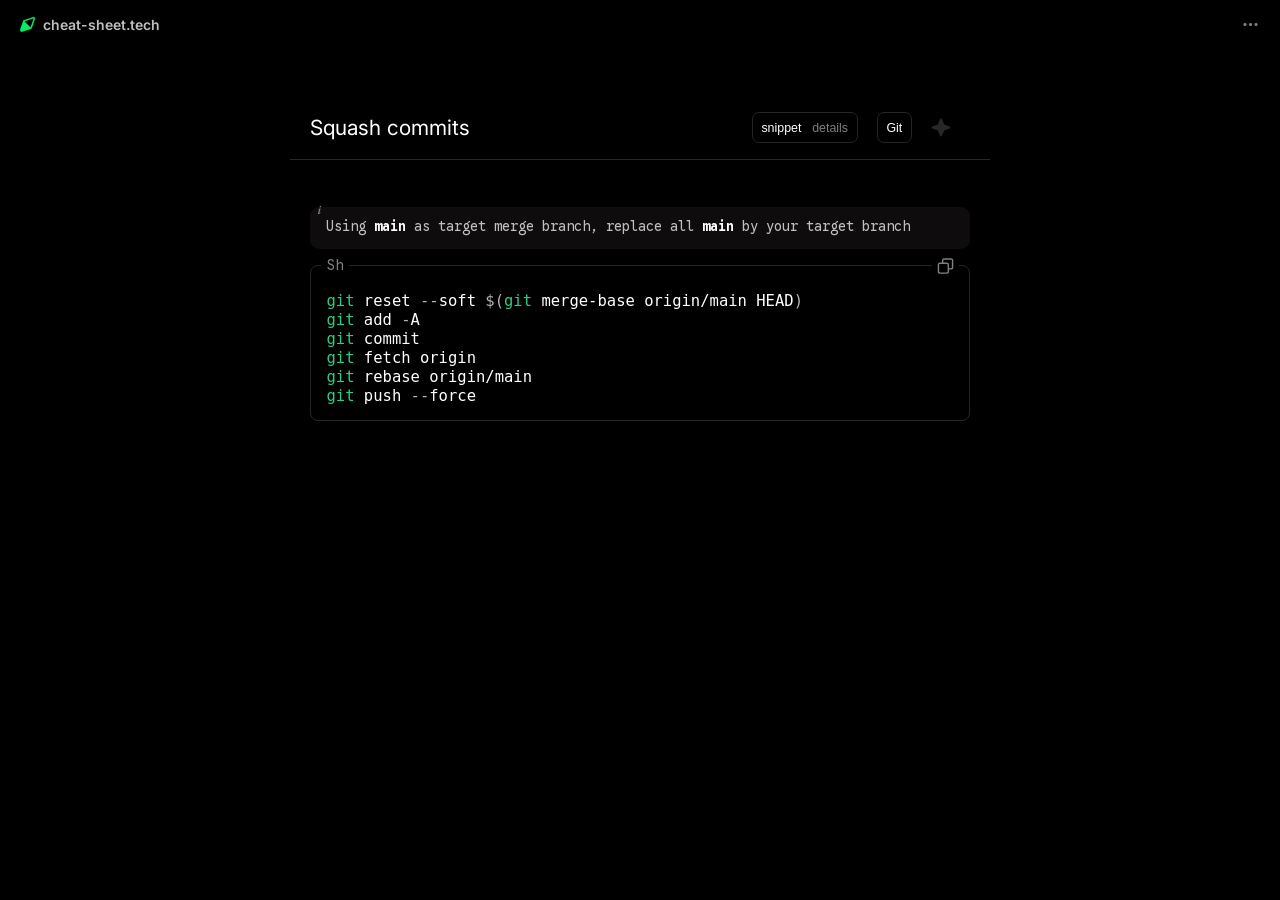
<file: pages/3/index.html>
<!DOCTYPE html>
<html lang="en">
<head>
    <meta charset="UTF-8">
    <meta name="viewport" content="width=device-width, initial-scale=1">
    
    <link href="/pages/page.css" rel="stylesheet" />
    <link href="../../rsc/dark.css" id="style-ui-dark"  rel="stylesheet"/>
    <link href="../../rsc/index.css" rel="stylesheet" />
    
    <script type="text/javascript" src="/pages/page.js"></script>
    <script type="text/javascript" src="../../rsc/index.js"></script>
    
    <title>cheat-sheet</title>
</head>

<body class="has-hover" onclick="document.getElementById('menu').classList.remove('focus')" id="3">

<header>
    <a style="text-decoration: none" href="https://cheat-sheet.tech">
        <img src="../../rsc/assets/logo.svg" alt="logo">
        <p>cheat-sheet.tech</p>
    </a>
    <div id="menu" onclick="event.stopPropagation();this.classList.add('focus')">
        <img src="../../rsc/assets/menu-dots.svg">
        <div class="menu">
            <a href="https://github.com/eloi-menaud/cheat-sheet/edit/main/pages/Git/Squash commits" style="all: unset">
                <span><img src="../../rsc/assets/edit.svg"><p>Edit this cheat sheet</p></span>
            </a>
            <hr>
            <a href="https://github.com/eloi-menaud/cheat-sheet" style="all: unset">
                <span>
                    <img src="../../rsc/assets/github.svg"><p>Source</p>
                </span>
            </a>
        </div>
    </div>
</header>

<nav>
    <h1 title="title">Squash commits</h1>
    <div id="type-selector">
        <button onclick='show(this)' data-target="snippet" class="actif">snippet</button>
        <button onclick='show(this)' data-target="details">details</button>
    </div>
    <div id="tech">
        <button disabled title="tech">Git</button>
    </div>
    <img class="favorite" src="../../rsc/assets/favorite.svg" title="favorite" onclick="toggle_fav(this,'3')">
</nav>
<main>
    <section id='snippet'>
<blockquote>
<p>Using <strong>main</strong> as target merge branch, replace all <strong>main</strong> by your target branch</p>
</blockquote>
<div class="code-block">
            <div class="code-header">
                <p class="language">sh</p>
                <div><img class="copy" src="../../rsc/assets/copy.svg"></div>
            </div>
            <pre><code class="language-sh"><span class="hl-source hl-shell hl-bash"><span class="hl-meta hl-function-call hl-shell"><span class="hl-variable hl-function hl-shell">git</span></span><span class="hl-meta hl-function-call hl-arguments hl-shell"> reset<span class="hl-variable hl-parameter hl-option hl-shell"><span class="hl-punctuation hl-definition hl-parameter hl-shell"> --</span>soft</span> <span class="hl-meta hl-group hl-expansion hl-command hl-parens hl-shell"><span class="hl-punctuation hl-definition hl-variable hl-shell">$</span><span class="hl-punctuation hl-section hl-parens hl-begin hl-shell">(</span><span class="hl-meta hl-function-call hl-shell"><span class="hl-variable hl-function hl-shell">git</span></span><span class="hl-meta hl-function-call hl-arguments hl-shell"> merge-base origin/main HEAD</span><span class="hl-punctuation hl-section hl-parens hl-end hl-shell">)</span></span></span>
<span class="hl-meta hl-function-call hl-shell"><span class="hl-variable hl-function hl-shell">git</span></span><span class="hl-meta hl-function-call hl-arguments hl-shell"> add<span class="hl-variable hl-parameter hl-option hl-shell"><span class="hl-punctuation hl-definition hl-parameter hl-shell"> -</span>A</span></span>
<span class="hl-meta hl-function-call hl-shell"><span class="hl-variable hl-function hl-shell">git</span></span><span class="hl-meta hl-function-call hl-arguments hl-shell"> commit</span>
<span class="hl-meta hl-function-call hl-shell"><span class="hl-variable hl-function hl-shell">git</span></span><span class="hl-meta hl-function-call hl-arguments hl-shell"> fetch origin</span>
<span class="hl-meta hl-function-call hl-shell"><span class="hl-variable hl-function hl-shell">git</span></span><span class="hl-meta hl-function-call hl-arguments hl-shell"> rebase origin/main</span>
<span class="hl-meta hl-function-call hl-shell"><span class="hl-variable hl-function hl-shell">git</span></span><span class="hl-meta hl-function-call hl-arguments hl-shell"> push<span class="hl-variable hl-parameter hl-option hl-shell"><span class="hl-punctuation hl-definition hl-parameter hl-shell"> --</span>force</span></span>
</span></code></pre>
            </div>
</section>
<section id='details' class='hide'>
<blockquote>
<p>Using <strong>main</strong> as target merge branch, replace all <strong>main</strong> by your target branch</p>
</blockquote>
<h3>1 Reset your branch to the common ancestor with target branch</h3>
<div class="code-block">
            <div class="code-header">
                <p class="language">sh</p>
                <div><img class="copy" src="../../rsc/assets/copy.svg"></div>
            </div>
            <pre><code class="language-sh"><span class="hl-source hl-shell hl-bash"><span class="hl-meta hl-function-call hl-shell"><span class="hl-variable hl-function hl-shell">git</span></span><span class="hl-meta hl-function-call hl-arguments hl-shell"> reset<span class="hl-variable hl-parameter hl-option hl-shell"><span class="hl-punctuation hl-definition hl-parameter hl-shell"> --</span>soft</span> <span class="hl-meta hl-group hl-expansion hl-command hl-parens hl-shell"><span class="hl-punctuation hl-definition hl-variable hl-shell">$</span><span class="hl-punctuation hl-section hl-parens hl-begin hl-shell">(</span><span class="hl-meta hl-function-call hl-shell"><span class="hl-variable hl-function hl-shell">git</span></span><span class="hl-meta hl-function-call hl-arguments hl-shell"> merge-base origin/main HEAD</span><span class="hl-punctuation hl-section hl-parens hl-end hl-shell">)</span></span></span>
</span></code></pre>
            </div>
<h3>2 Create a clean commit (or multiple well-structured ones)</h3>
<p>adding everything but you can fine grain</p>
<div class="code-block">
            <div class="code-header">
                <p class="language">sh</p>
                <div><img class="copy" src="../../rsc/assets/copy.svg"></div>
            </div>
            <pre><code class="language-sh"><span class="hl-source hl-shell hl-bash"><span class="hl-meta hl-function-call hl-shell"><span class="hl-variable hl-function hl-shell">git</span></span><span class="hl-meta hl-function-call hl-arguments hl-shell"> add<span class="hl-variable hl-parameter hl-option hl-shell"><span class="hl-punctuation hl-definition hl-parameter hl-shell"> -</span>A</span></span>
</span></code></pre>
            </div>
<p>commit your changes</p>
<div class="code-block">
            <div class="code-header">
                <p class="language">sh</p>
                <div><img class="copy" src="../../rsc/assets/copy.svg"></div>
            </div>
            <pre><code class="language-sh"><span class="hl-source hl-shell hl-bash"><span class="hl-meta hl-function-call hl-shell"><span class="hl-variable hl-function hl-shell">git</span></span><span class="hl-meta hl-function-call hl-arguments hl-shell"> commit</span>
</span></code></pre>
            </div>
<h3>3 (Optional) Rebase your work on top of the latest main</h3>
<p>Ensures any conflicts are resolved locally, making the merge seamless</p>
<div class="code-block">
            <div class="code-header">
                <p class="language">sh</p>
                <div><img class="copy" src="../../rsc/assets/copy.svg"></div>
            </div>
            <pre><code class="language-sh"><span class="hl-source hl-shell hl-bash"><span class="hl-meta hl-function-call hl-shell"><span class="hl-variable hl-function hl-shell">git</span></span><span class="hl-meta hl-function-call hl-arguments hl-shell"> fetch origin</span>
<span class="hl-meta hl-function-call hl-shell"><span class="hl-variable hl-function hl-shell">git</span></span><span class="hl-meta hl-function-call hl-arguments hl-shell"> rebase origin/main</span>
</span></code></pre>
            </div>
<h3>4 Force-push your rewritten commit history</h3>
<div class="code-block">
            <div class="code-header">
                <p class="language">sh</p>
                <div><img class="copy" src="../../rsc/assets/copy.svg"></div>
            </div>
            <pre><code class="language-sh"><span class="hl-source hl-shell hl-bash"><span class="hl-meta hl-function-call hl-shell"><span class="hl-variable hl-function hl-shell">git</span></span><span class="hl-meta hl-function-call hl-arguments hl-shell"> push<span class="hl-variable hl-parameter hl-option hl-shell"><span class="hl-punctuation hl-definition hl-parameter hl-shell"> --</span>force</span></span>
</span></code></pre>
            </div>
</section>
</main>
</body>
</file>
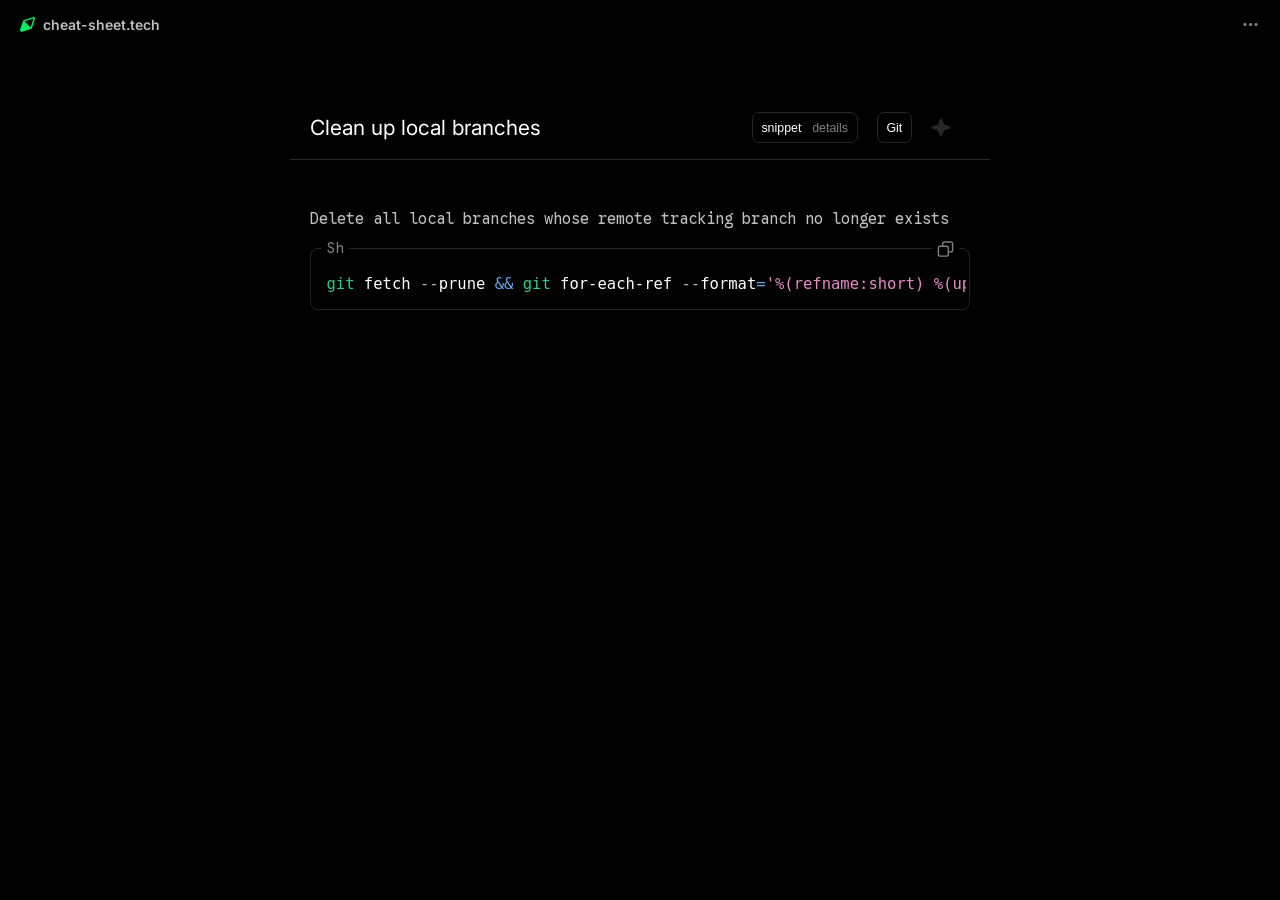
<file: pages/4/index.html>
<!DOCTYPE html>
<html lang="en">
<head>
    <meta charset="UTF-8">
    <meta name="viewport" content="width=device-width, initial-scale=1">
    
    <link href="/pages/page.css" rel="stylesheet" />
    <link href="../../rsc/dark.css" id="style-ui-dark"  rel="stylesheet"/>
    <link href="../../rsc/index.css" rel="stylesheet" />
    
    <script type="text/javascript" src="/pages/page.js"></script>
    <script type="text/javascript" src="../../rsc/index.js"></script>
    
    <title>cheat-sheet</title>
</head>

<body class="has-hover" onclick="document.getElementById('menu').classList.remove('focus')" id="4">

<header>
    <a style="text-decoration: none" href="https://cheat-sheet.tech">
        <img src="../../rsc/assets/logo.svg" alt="logo">
        <p>cheat-sheet.tech</p>
    </a>
    <div id="menu" onclick="event.stopPropagation();this.classList.add('focus')">
        <img src="../../rsc/assets/menu-dots.svg">
        <div class="menu">
            <a href="https://github.com/eloi-menaud/cheat-sheet/edit/main/pages/Git/Clean up local branches" style="all: unset">
                <span><img src="../../rsc/assets/edit.svg"><p>Edit this cheat sheet</p></span>
            </a>
            <hr>
            <a href="https://github.com/eloi-menaud/cheat-sheet" style="all: unset">
                <span>
                    <img src="../../rsc/assets/github.svg"><p>Source</p>
                </span>
            </a>
        </div>
    </div>
</header>

<nav>
    <h1 title="title">Clean up local branches</h1>
    <div id="type-selector">
        <button onclick='show(this)' data-target="snippet" class="actif">snippet</button>
        <button onclick='show(this)' data-target="details">details</button>
    </div>
    <div id="tech">
        <button disabled title="tech">Git</button>
    </div>
    <img class="favorite" src="../../rsc/assets/favorite.svg" title="favorite" onclick="toggle_fav(this,'4')">
</nav>
<main>
    <section id='snippet'>
<p>Delete all local branches whose remote tracking branch no longer exists</p>
<div class="code-block">
            <div class="code-header">
                <p class="language">sh</p>
                <div><img class="copy" src="../../rsc/assets/copy.svg"></div>
            </div>
            <pre><code class="language-sh"><span class="hl-source hl-shell hl-bash"><span class="hl-meta hl-function-call hl-shell"><span class="hl-variable hl-function hl-shell">git</span></span><span class="hl-meta hl-function-call hl-arguments hl-shell"> fetch<span class="hl-variable hl-parameter hl-option hl-shell"><span class="hl-punctuation hl-definition hl-parameter hl-shell"> --</span>prune</span></span> <span class="hl-keyword hl-operator hl-logical hl-and hl-shell">&amp;&amp;</span> <span class="hl-meta hl-function-call hl-shell"><span class="hl-variable hl-function hl-shell">git</span></span><span class="hl-meta hl-function-call hl-arguments hl-shell"> for-each-ref<span class="hl-variable hl-parameter hl-option hl-shell"><span class="hl-punctuation hl-definition hl-parameter hl-shell"> --</span>format</span><span class="hl-keyword hl-operator hl-assignment hl-option hl-shell">=</span><span class="hl-string hl-quoted hl-single hl-shell"><span class="hl-punctuation hl-definition hl-string hl-begin hl-shell">&#39;</span>%(refname:short) %(upstream:track)<span class="hl-punctuation hl-definition hl-string hl-end hl-shell">&#39;</span></span> refs/heads/</span> <span class="hl-keyword hl-operator hl-logical hl-pipe hl-shell">|</span> <span class="hl-meta hl-function-call hl-shell"><span class="hl-variable hl-function hl-shell">awk</span></span><span class="hl-meta hl-function-call hl-arguments hl-shell"> <span class="hl-string hl-quoted hl-single hl-shell"><span class="hl-punctuation hl-definition hl-string hl-begin hl-shell">&#39;</span>$2==&quot;gone&quot;{print $1}<span class="hl-punctuation hl-definition hl-string hl-end hl-shell">&#39;</span></span></span> <span class="hl-keyword hl-operator hl-logical hl-pipe hl-shell">|</span> <span class="hl-meta hl-function-call hl-shell"><span class="hl-variable hl-function hl-shell">xargs</span></span><span class="hl-meta hl-function-call hl-arguments hl-shell"><span class="hl-variable hl-parameter hl-option hl-shell"><span class="hl-punctuation hl-definition hl-parameter hl-shell"> -</span>r</span> git branch<span class="hl-variable hl-parameter hl-option hl-shell"><span class="hl-punctuation hl-definition hl-parameter hl-shell"> -</span>D</span></span>
</span></code></pre>
            </div>
</section>
<section id='details' class='hide'>
<div class="code-block">
            <div class="code-header">
                <p class="language">sh</p>
                <div><img class="copy" src="../../rsc/assets/copy.svg"></div>
            </div>
            <pre><code class="language-sh"><span class="hl-source hl-shell hl-bash"><span class="hl-meta hl-function-call hl-shell"><span class="hl-variable hl-function hl-shell">git</span></span><span class="hl-meta hl-function-call hl-arguments hl-shell"> fetch<span class="hl-variable hl-parameter hl-option hl-shell"><span class="hl-punctuation hl-definition hl-parameter hl-shell"> --</span>prune</span> \<span class="hl-invalid hl-illegal hl-extraneous-spaces-after-line-continuation hl-shell"> </span>
</span><span class="hl-meta hl-function-call hl-shell"></span><span class="hl-keyword hl-operator hl-logical hl-and hl-shell">&amp;&amp;</span> <span class="hl-meta hl-function-call hl-shell"><span class="hl-variable hl-function hl-shell">git</span></span><span class="hl-meta hl-function-call hl-arguments hl-shell"> for-each-ref<span class="hl-variable hl-parameter hl-option hl-shell"><span class="hl-punctuation hl-definition hl-parameter hl-shell"> --</span>format</span><span class="hl-keyword hl-operator hl-assignment hl-option hl-shell">=</span><span class="hl-string hl-quoted hl-single hl-shell"><span class="hl-punctuation hl-definition hl-string hl-begin hl-shell">&#39;</span>%(refname:short) %(upstream:track)<span class="hl-punctuation hl-definition hl-string hl-end hl-shell">&#39;</span></span> refs/heads/ <span class="hl-punctuation hl-separator hl-continuation hl-line hl-shell">\
</span></span><span class="hl-keyword hl-operator hl-logical hl-pipe hl-shell">|</span> <span class="hl-meta hl-function-call hl-shell"><span class="hl-variable hl-function hl-shell">awk</span></span><span class="hl-meta hl-function-call hl-arguments hl-shell"> <span class="hl-string hl-quoted hl-single hl-shell"><span class="hl-punctuation hl-definition hl-string hl-begin hl-shell">&#39;</span>$2==&quot;gone&quot;{print $1}<span class="hl-punctuation hl-definition hl-string hl-end hl-shell">&#39;</span></span> <span class="hl-punctuation hl-separator hl-continuation hl-line hl-shell">\
</span></span><span class="hl-keyword hl-operator hl-logical hl-pipe hl-shell">|</span> <span class="hl-meta hl-function-call hl-shell"><span class="hl-variable hl-function hl-shell">xargs</span></span><span class="hl-meta hl-function-call hl-arguments hl-shell"><span class="hl-variable hl-parameter hl-option hl-shell"><span class="hl-punctuation hl-definition hl-parameter hl-shell"> -</span>r</span> git branch<span class="hl-variable hl-parameter hl-option hl-shell"><span class="hl-punctuation hl-definition hl-parameter hl-shell"> -</span>D</span></span>
</span></code></pre>
            </div>
<ul>
<li><code>git fetch --prune</code> : updates remote-tracking references and removes those that no longer exist on the remote</li>
<li><code>git for-each-ref [...] heads/</code>: lists local branches with their upstream status, returning &quot;gone&quot; if the tracked remote branch has been deleted.</li>
<li><code>awk '$2==&quot;gone&quot;{print $1}'</code> : selects only local branches whose remote no longer exists.</li>
<li><code>xargs -r git branch -D</code> : force-deletes these local branches, doing nothing if the list is empty (-r).</li>
</ul>
<h2>Créer un alias <code>clean-local-branches</code> :</h2>
<div class="code-block">
            <div class="code-header">
                <p class="language">sh</p>
                <div><img class="copy" src="../../rsc/assets/copy.svg"></div>
            </div>
            <pre><code class="language-sh"><span class="hl-source hl-shell hl-bash"><span class="hl-meta hl-function-call hl-shell"><span class="hl-variable hl-function hl-shell">git</span></span><span class="hl-meta hl-function-call hl-arguments hl-shell"> config<span class="hl-variable hl-parameter hl-option hl-shell"><span class="hl-punctuation hl-definition hl-parameter hl-shell"> --</span>global</span> alias.clean-local-branches <span class="hl-string hl-quoted hl-double hl-shell"><span class="hl-punctuation hl-definition hl-string hl-begin hl-shell">&quot;</span>git fetch --prune &amp;&amp; git for-each-ref --format=&#39;%(refname:short) %(upstream:track)&#39; refs/heads/ | awk &#39;<span class="hl-constant hl-character hl-escape hl-shell">\$</span>2==<span class="hl-constant hl-character hl-escape hl-shell">\&quot;</span>gone<span class="hl-constant hl-character hl-escape hl-shell">\&quot;</span>{print <span class="hl-constant hl-character hl-escape hl-shell">\$</span>1}&#39; | xargs -r git branch -D<span class="hl-punctuation hl-definition hl-string hl-end hl-shell">&quot;</span></span></span>
</span></code></pre>
            </div>
<p>use it :</p>
<div class="code-block">
            <div class="code-header">
                <p class="language">sh</p>
                <div><img class="copy" src="../../rsc/assets/copy.svg"></div>
            </div>
            <pre><code class="language-sh"><span class="hl-source hl-shell hl-bash"><span class="hl-meta hl-function-call hl-shell"><span class="hl-variable hl-function hl-shell">git</span></span><span class="hl-meta hl-function-call hl-arguments hl-shell"> clean-local-branches</span>
</span></code></pre>
            </div>
</section>
</main>
</body>
</file>
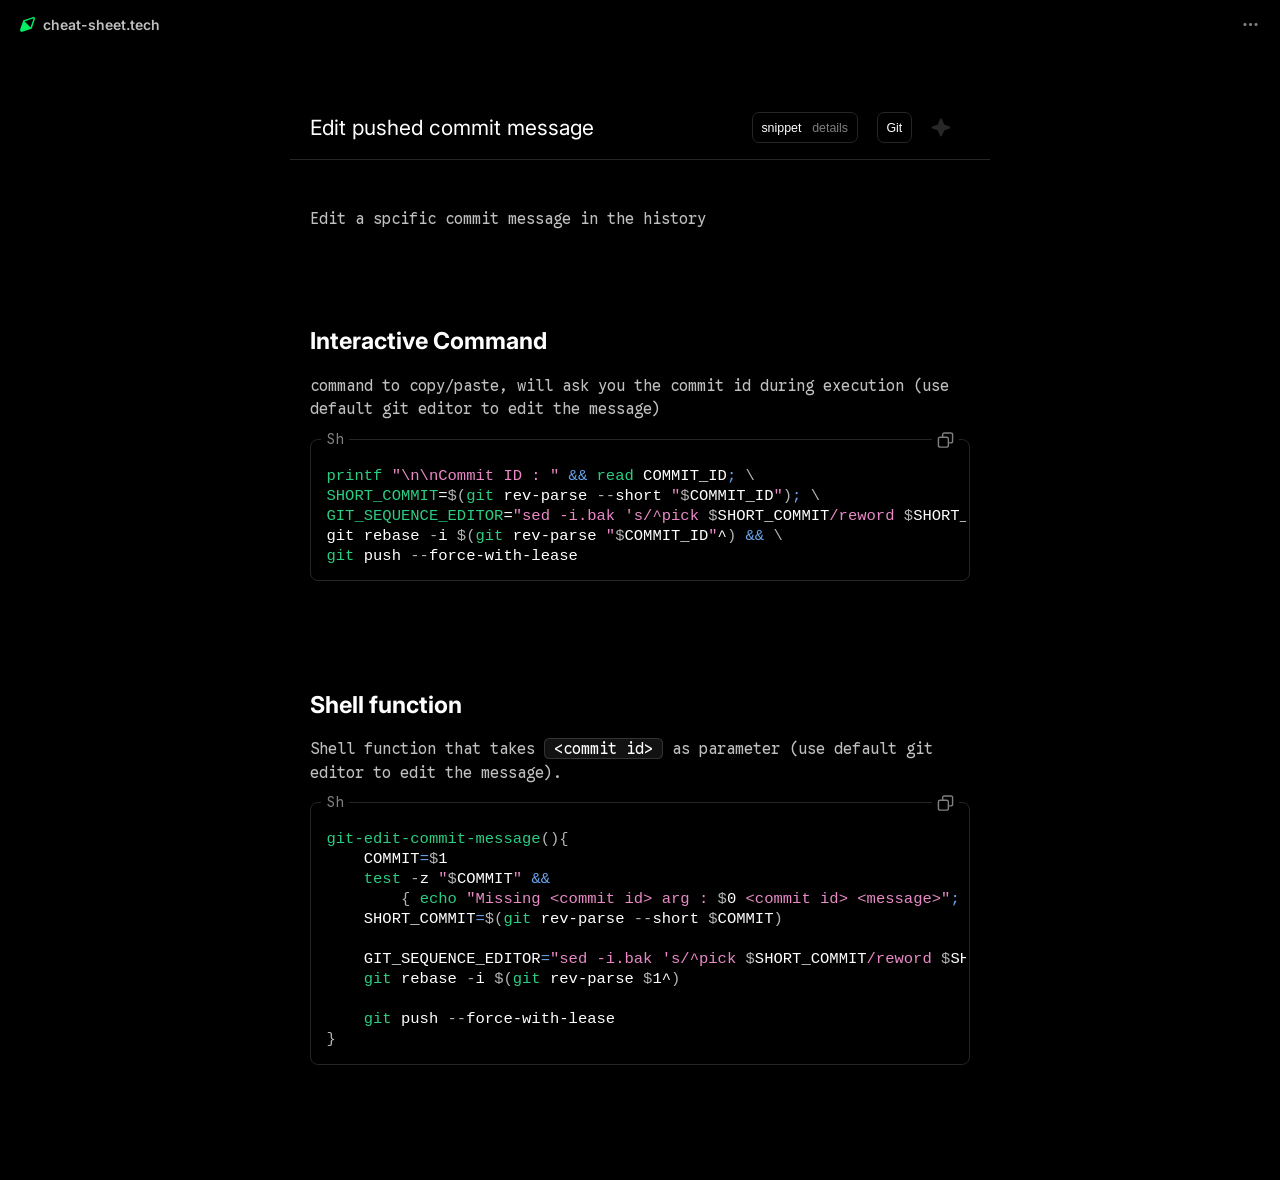
<file: pages/5/index.html>
<!DOCTYPE html>
<html lang="en">
<head>
    <meta charset="UTF-8">
    <meta name="viewport" content="width=device-width, initial-scale=1">
    
    <link href="/pages/page.css" rel="stylesheet" />
    <link href="../../rsc/dark.css" id="style-ui-dark"  rel="stylesheet"/>
    <link href="../../rsc/index.css" rel="stylesheet" />
    
    <script type="text/javascript" src="/pages/page.js"></script>
    <script type="text/javascript" src="../../rsc/index.js"></script>
    
    <title>cheat-sheet</title>
</head>

<body class="has-hover" onclick="document.getElementById('menu').classList.remove('focus')" id="5">

<header>
    <a style="text-decoration: none" href="https://cheat-sheet.tech">
        <img src="../../rsc/assets/logo.svg" alt="logo">
        <p>cheat-sheet.tech</p>
    </a>
    <div id="menu" onclick="event.stopPropagation();this.classList.add('focus')">
        <img src="../../rsc/assets/menu-dots.svg">
        <div class="menu">
            <a href="https://github.com/eloi-menaud/cheat-sheet/edit/main/pages/Git/Edit pushed commit message" style="all: unset">
                <span><img src="../../rsc/assets/edit.svg"><p>Edit this cheat sheet</p></span>
            </a>
            <hr>
            <a href="https://github.com/eloi-menaud/cheat-sheet" style="all: unset">
                <span>
                    <img src="../../rsc/assets/github.svg"><p>Source</p>
                </span>
            </a>
        </div>
    </div>
</header>

<nav>
    <h1 title="title">Edit pushed commit message</h1>
    <div id="type-selector">
        <button onclick='show(this)' data-target="snippet" class="actif">snippet</button>
        <button onclick='show(this)' data-target="details">details</button>
    </div>
    <div id="tech">
        <button disabled title="tech">Git</button>
    </div>
    <img class="favorite" src="../../rsc/assets/favorite.svg" title="favorite" onclick="toggle_fav(this,'5')">
</nav>
<main>
    <section id='snippet'>
<p>Edit a spcific commit message in the history</p>
<h2>Interactive Command</h2>
<p>command to copy/paste, will ask you the commit id during execution (use default git editor to edit the message)</p>
<div class="code-block">
            <div class="code-header">
                <p class="language">sh</p>
                <div><img class="copy" src="../../rsc/assets/copy.svg"></div>
            </div>
            <pre><code class="language-sh"><span class="hl-source hl-shell hl-bash"><span class="hl-meta hl-function-call hl-shell"><span class="hl-support hl-function hl-printf hl-shell">printf</span></span><span class="hl-meta hl-function-call hl-arguments hl-shell"> <span class="hl-string hl-quoted hl-double hl-shell"><span class="hl-punctuation hl-definition hl-string hl-begin hl-shell">&quot;</span>\n\nCommit ID : <span class="hl-punctuation hl-definition hl-string hl-end hl-shell">&quot;</span></span></span> <span class="hl-keyword hl-operator hl-logical hl-and hl-shell">&amp;&amp;</span> <span class="hl-meta hl-function-call hl-shell"><span class="hl-support hl-function hl-read hl-shell">read</span></span><span class="hl-meta hl-function-call hl-arguments hl-shell"> COMMIT_ID</span><span class="hl-keyword hl-operator hl-logical hl-continue hl-shell">;</span> <span class="hl-punctuation hl-separator hl-continuation hl-line hl-shell">\
</span><span class="hl-meta hl-function-call hl-shell"><span class="hl-variable hl-function hl-shell">SHORT_COMMIT</span></span><span class="hl-meta hl-function-call hl-arguments hl-shell">=<span class="hl-meta hl-group hl-expansion hl-command hl-parens hl-shell"><span class="hl-punctuation hl-definition hl-variable hl-shell">$</span><span class="hl-punctuation hl-section hl-parens hl-begin hl-shell">(</span><span class="hl-meta hl-function-call hl-shell"><span class="hl-variable hl-function hl-shell">git</span></span><span class="hl-meta hl-function-call hl-arguments hl-shell"> rev-parse<span class="hl-variable hl-parameter hl-option hl-shell"><span class="hl-punctuation hl-definition hl-parameter hl-shell"> --</span>short</span> <span class="hl-string hl-quoted hl-double hl-shell"><span class="hl-punctuation hl-definition hl-string hl-begin hl-shell">&quot;</span><span class="hl-meta hl-group hl-expansion hl-parameter hl-shell"><span class="hl-punctuation hl-definition hl-variable hl-shell">$</span><span class="hl-variable hl-other hl-readwrite hl-shell">COMMIT_ID</span></span><span class="hl-punctuation hl-definition hl-string hl-end hl-shell">&quot;</span></span></span><span class="hl-punctuation hl-section hl-parens hl-end hl-shell">)</span></span></span><span class="hl-keyword hl-operator hl-logical hl-continue hl-shell">;</span> <span class="hl-punctuation hl-separator hl-continuation hl-line hl-shell">\
</span><span class="hl-meta hl-function-call hl-shell"><span class="hl-variable hl-function hl-shell">GIT_SEQUENCE_EDITOR</span></span><span class="hl-meta hl-function-call hl-arguments hl-shell">=<span class="hl-string hl-quoted hl-double hl-shell"><span class="hl-punctuation hl-definition hl-string hl-begin hl-shell">&quot;</span>sed -i.bak &#39;s/^pick <span class="hl-meta hl-group hl-expansion hl-parameter hl-shell"><span class="hl-punctuation hl-definition hl-variable hl-shell">$</span><span class="hl-variable hl-other hl-readwrite hl-shell">SHORT_COMMIT</span></span>/reword <span class="hl-meta hl-group hl-expansion hl-parameter hl-shell"><span class="hl-punctuation hl-definition hl-variable hl-shell">$</span><span class="hl-variable hl-other hl-readwrite hl-shell">SHORT_COMMIT</span></span>/&#39;<span class="hl-punctuation hl-definition hl-string hl-end hl-shell">&quot;</span></span> <span class="hl-punctuation hl-separator hl-continuation hl-line hl-shell">\
</span>git rebase<span class="hl-variable hl-parameter hl-option hl-shell"><span class="hl-punctuation hl-definition hl-parameter hl-shell"> -</span>i</span> <span class="hl-meta hl-group hl-expansion hl-command hl-parens hl-shell"><span class="hl-punctuation hl-definition hl-variable hl-shell">$</span><span class="hl-punctuation hl-section hl-parens hl-begin hl-shell">(</span><span class="hl-meta hl-function-call hl-shell"><span class="hl-variable hl-function hl-shell">git</span></span><span class="hl-meta hl-function-call hl-arguments hl-shell"> rev-parse <span class="hl-string hl-quoted hl-double hl-shell"><span class="hl-punctuation hl-definition hl-string hl-begin hl-shell">&quot;</span><span class="hl-meta hl-group hl-expansion hl-parameter hl-shell"><span class="hl-punctuation hl-definition hl-variable hl-shell">$</span><span class="hl-variable hl-other hl-readwrite hl-shell">COMMIT_ID</span></span><span class="hl-punctuation hl-definition hl-string hl-end hl-shell">&quot;</span></span>^</span><span class="hl-punctuation hl-section hl-parens hl-end hl-shell">)</span></span></span> <span class="hl-keyword hl-operator hl-logical hl-and hl-shell">&amp;&amp;</span> <span class="hl-punctuation hl-separator hl-continuation hl-line hl-shell">\
</span><span class="hl-meta hl-function-call hl-shell"><span class="hl-variable hl-function hl-shell">git</span></span><span class="hl-meta hl-function-call hl-arguments hl-shell"> push<span class="hl-variable hl-parameter hl-option hl-shell"><span class="hl-punctuation hl-definition hl-parameter hl-shell"> --</span>force-with-lease</span></span>
</span></code></pre>
            </div>
<h2>Shell function</h2>
<p>Shell function that takes <code>&lt;commit id&gt;</code> as parameter (use default git editor to edit the message).</p>
<div class="code-block">
            <div class="code-header">
                <p class="language">sh</p>
                <div><img class="copy" src="../../rsc/assets/copy.svg"></div>
            </div>
            <pre><code class="language-sh"><span class="hl-source hl-shell hl-bash"><span class="hl-meta hl-function hl-shell"><span class="hl-entity hl-name hl-function hl-shell">git-edit-commit-message</span><span class="hl-punctuation hl-section hl-parens hl-begin hl-shell">(</span><span class="hl-punctuation hl-section hl-parens hl-end hl-shell">)</span><span class="hl-punctuation hl-section hl-braces hl-begin hl-shell">{</span>
    <span class="hl-variable hl-other hl-readwrite hl-assignment hl-shell">COMMIT</span><span class="hl-keyword hl-operator hl-assignment hl-shell">=</span><span class="hl-string hl-unquoted hl-shell"><span class="hl-meta hl-group hl-expansion hl-parameter hl-shell"><span class="hl-punctuation hl-definition hl-variable hl-shell">$</span><span class="hl-variable hl-other hl-readwrite hl-shell">1</span></span></span> 
    <span class="hl-meta hl-function-call hl-shell"><span class="hl-variable hl-function hl-shell">test</span></span><span class="hl-meta hl-function-call hl-arguments hl-shell"><span class="hl-variable hl-parameter hl-option hl-shell"><span class="hl-punctuation hl-definition hl-parameter hl-shell"> -</span>z</span> <span class="hl-string hl-quoted hl-double hl-shell"><span class="hl-punctuation hl-definition hl-string hl-begin hl-shell">&quot;</span><span class="hl-meta hl-group hl-expansion hl-parameter hl-shell"><span class="hl-punctuation hl-definition hl-variable hl-shell">$</span><span class="hl-variable hl-other hl-readwrite hl-shell">COMMIT</span></span><span class="hl-punctuation hl-definition hl-string hl-end hl-shell">&quot;</span></span></span> <span class="hl-keyword hl-operator hl-logical hl-and hl-shell">&amp;&amp;</span>
        <span class="hl-punctuation hl-definition hl-compound hl-braces hl-begin hl-shell">{</span> <span class="hl-meta hl-function-call hl-shell"><span class="hl-support hl-function hl-echo hl-shell">echo</span></span><span class="hl-meta hl-function-call hl-arguments hl-shell"> <span class="hl-string hl-quoted hl-double hl-shell"><span class="hl-punctuation hl-definition hl-string hl-begin hl-shell">&quot;</span>Missing &lt;commit id&gt; arg : <span class="hl-meta hl-group hl-expansion hl-parameter hl-shell"><span class="hl-punctuation hl-definition hl-variable hl-shell">$</span><span class="hl-variable hl-other hl-readwrite hl-shell">0</span></span> &lt;commit id&gt; &lt;message&gt;<span class="hl-punctuation hl-definition hl-string hl-end hl-shell">&quot;</span></span></span><span class="hl-keyword hl-operator hl-logical hl-continue hl-shell">;</span> <span class="hl-meta hl-function-call hl-shell"><span class="hl-support hl-function hl-exit hl-shell">exit</span></span><span class="hl-meta hl-function-call hl-arguments hl-shell"> 1</span><span class="hl-keyword hl-operator hl-logical hl-continue hl-shell">;</span> <span class="hl-punctuation hl-definition hl-compound hl-braces hl-end hl-shell">}</span><span class="hl-meta hl-function-call hl-arguments hl-shell"> </span>
    <span class="hl-variable hl-other hl-readwrite hl-assignment hl-shell">SHORT_COMMIT</span><span class="hl-keyword hl-operator hl-assignment hl-shell">=</span><span class="hl-string hl-unquoted hl-shell"><span class="hl-meta hl-group hl-expansion hl-command hl-parens hl-shell"><span class="hl-punctuation hl-definition hl-variable hl-shell">$</span><span class="hl-punctuation hl-section hl-parens hl-begin hl-shell">(</span><span class="hl-meta hl-function-call hl-shell"><span class="hl-variable hl-function hl-shell">git</span></span><span class="hl-meta hl-function-call hl-arguments hl-shell"> rev-parse<span class="hl-variable hl-parameter hl-option hl-shell"><span class="hl-punctuation hl-definition hl-parameter hl-shell"> --</span>short</span> <span class="hl-meta hl-group hl-expansion hl-parameter hl-shell"><span class="hl-punctuation hl-definition hl-variable hl-shell">$</span><span class="hl-variable hl-other hl-readwrite hl-shell">COMMIT</span></span></span><span class="hl-punctuation hl-section hl-parens hl-end hl-shell">)</span></span></span>
    
    <span class="hl-variable hl-other hl-readwrite hl-assignment hl-shell">GIT_SEQUENCE_EDITOR</span><span class="hl-keyword hl-operator hl-assignment hl-shell">=</span><span class="hl-string hl-unquoted hl-shell"><span class="hl-string hl-quoted hl-double hl-shell"><span class="hl-punctuation hl-definition hl-string hl-begin hl-shell">&quot;</span>sed -i.bak &#39;s/^pick <span class="hl-meta hl-group hl-expansion hl-parameter hl-shell"><span class="hl-punctuation hl-definition hl-variable hl-shell">$</span><span class="hl-variable hl-other hl-readwrite hl-shell">SHORT_COMMIT</span></span>/reword <span class="hl-meta hl-group hl-expansion hl-parameter hl-shell"><span class="hl-punctuation hl-definition hl-variable hl-shell">$</span><span class="hl-variable hl-other hl-readwrite hl-shell">SHORT_COMMIT</span></span>/&#39;<span class="hl-punctuation hl-definition hl-string hl-end hl-shell">&quot;</span></span></span> <span class="hl-punctuation hl-separator hl-continuation hl-line hl-shell">\
</span>    <span class="hl-meta hl-function-call hl-shell"><span class="hl-variable hl-function hl-shell">git</span></span><span class="hl-meta hl-function-call hl-arguments hl-shell"> rebase<span class="hl-variable hl-parameter hl-option hl-shell"><span class="hl-punctuation hl-definition hl-parameter hl-shell"> -</span>i</span> <span class="hl-meta hl-group hl-expansion hl-command hl-parens hl-shell"><span class="hl-punctuation hl-definition hl-variable hl-shell">$</span><span class="hl-punctuation hl-section hl-parens hl-begin hl-shell">(</span><span class="hl-meta hl-function-call hl-shell"><span class="hl-variable hl-function hl-shell">git</span></span><span class="hl-meta hl-function-call hl-arguments hl-shell"> rev-parse <span class="hl-meta hl-group hl-expansion hl-parameter hl-shell"><span class="hl-punctuation hl-definition hl-variable hl-shell">$</span><span class="hl-variable hl-other hl-readwrite hl-shell">1</span></span>^</span><span class="hl-punctuation hl-section hl-parens hl-end hl-shell">)</span></span></span>
    
    <span class="hl-meta hl-function-call hl-shell"><span class="hl-variable hl-function hl-shell">git</span></span><span class="hl-meta hl-function-call hl-arguments hl-shell"> push<span class="hl-variable hl-parameter hl-option hl-shell"><span class="hl-punctuation hl-definition hl-parameter hl-shell"> --</span>force-with-lease</span></span>
<span class="hl-punctuation hl-section hl-braces hl-end hl-shell">}</span></span>
</span></code></pre>
            </div>
</section>
<section id='details' class='hide'>
<p>Edit a specific commit message in your Git history</p>
<div class="code-block">
            <div class="code-header">
                <p class="language">sh</p>
                <div><img class="copy" src="../../rsc/assets/copy.svg"></div>
            </div>
            <pre><code class="language-sh"><span class="hl-source hl-shell hl-bash"><span class="hl-meta hl-function-call hl-shell"><span class="hl-support hl-function hl-printf hl-shell">printf</span></span><span class="hl-meta hl-function-call hl-arguments hl-shell"> <span class="hl-string hl-quoted hl-double hl-shell"><span class="hl-punctuation hl-definition hl-string hl-begin hl-shell">&quot;</span>\n\nCommit ID : <span class="hl-punctuation hl-definition hl-string hl-end hl-shell">&quot;</span></span></span> <span class="hl-keyword hl-operator hl-logical hl-and hl-shell">&amp;&amp;</span> <span class="hl-meta hl-function-call hl-shell"><span class="hl-support hl-function hl-read hl-shell">read</span></span><span class="hl-meta hl-function-call hl-arguments hl-shell"> COMMIT_ID</span><span class="hl-keyword hl-operator hl-logical hl-continue hl-shell">;</span> <span class="hl-punctuation hl-separator hl-continuation hl-line hl-shell">\
</span><span class="hl-meta hl-function-call hl-shell"><span class="hl-variable hl-function hl-shell">SHORT_COMMIT</span></span><span class="hl-meta hl-function-call hl-arguments hl-shell">=<span class="hl-meta hl-group hl-expansion hl-command hl-parens hl-shell"><span class="hl-punctuation hl-definition hl-variable hl-shell">$</span><span class="hl-punctuation hl-section hl-parens hl-begin hl-shell">(</span><span class="hl-meta hl-function-call hl-shell"><span class="hl-variable hl-function hl-shell">git</span></span><span class="hl-meta hl-function-call hl-arguments hl-shell"> rev-parse<span class="hl-variable hl-parameter hl-option hl-shell"><span class="hl-punctuation hl-definition hl-parameter hl-shell"> --</span>short</span> <span class="hl-string hl-quoted hl-double hl-shell"><span class="hl-punctuation hl-definition hl-string hl-begin hl-shell">&quot;</span><span class="hl-meta hl-group hl-expansion hl-parameter hl-shell"><span class="hl-punctuation hl-definition hl-variable hl-shell">$</span><span class="hl-variable hl-other hl-readwrite hl-shell">COMMIT_ID</span></span><span class="hl-punctuation hl-definition hl-string hl-end hl-shell">&quot;</span></span></span><span class="hl-punctuation hl-section hl-parens hl-end hl-shell">)</span></span></span><span class="hl-keyword hl-operator hl-logical hl-continue hl-shell">;</span> <span class="hl-punctuation hl-separator hl-continuation hl-line hl-shell">\
</span><span class="hl-meta hl-function-call hl-shell"><span class="hl-variable hl-function hl-shell">GIT_SEQUENCE_EDITOR</span></span><span class="hl-meta hl-function-call hl-arguments hl-shell">=<span class="hl-string hl-quoted hl-double hl-shell"><span class="hl-punctuation hl-definition hl-string hl-begin hl-shell">&quot;</span>sed -i.bak &#39;s/^pick <span class="hl-meta hl-group hl-expansion hl-parameter hl-shell"><span class="hl-punctuation hl-definition hl-variable hl-shell">$</span><span class="hl-variable hl-other hl-readwrite hl-shell">SHORT_COMMIT</span></span>/reword <span class="hl-meta hl-group hl-expansion hl-parameter hl-shell"><span class="hl-punctuation hl-definition hl-variable hl-shell">$</span><span class="hl-variable hl-other hl-readwrite hl-shell">SHORT_COMMIT</span></span>/&#39;<span class="hl-punctuation hl-definition hl-string hl-end hl-shell">&quot;</span></span> <span class="hl-punctuation hl-separator hl-continuation hl-line hl-shell">\
</span>git rebase<span class="hl-variable hl-parameter hl-option hl-shell"><span class="hl-punctuation hl-definition hl-parameter hl-shell"> -</span>i</span> <span class="hl-meta hl-group hl-expansion hl-command hl-parens hl-shell"><span class="hl-punctuation hl-definition hl-variable hl-shell">$</span><span class="hl-punctuation hl-section hl-parens hl-begin hl-shell">(</span><span class="hl-meta hl-function-call hl-shell"><span class="hl-variable hl-function hl-shell">git</span></span><span class="hl-meta hl-function-call hl-arguments hl-shell"> rev-parse <span class="hl-string hl-quoted hl-double hl-shell"><span class="hl-punctuation hl-definition hl-string hl-begin hl-shell">&quot;</span><span class="hl-meta hl-group hl-expansion hl-parameter hl-shell"><span class="hl-punctuation hl-definition hl-variable hl-shell">$</span><span class="hl-variable hl-other hl-readwrite hl-shell">COMMIT_ID</span></span><span class="hl-punctuation hl-definition hl-string hl-end hl-shell">&quot;</span></span>^</span><span class="hl-punctuation hl-section hl-parens hl-end hl-shell">)</span></span></span> <span class="hl-keyword hl-operator hl-logical hl-and hl-shell">&amp;&amp;</span> <span class="hl-punctuation hl-separator hl-continuation hl-line hl-shell">\
</span><span class="hl-meta hl-function-call hl-shell"><span class="hl-variable hl-function hl-shell">git</span></span><span class="hl-meta hl-function-call hl-arguments hl-shell"> push<span class="hl-variable hl-parameter hl-option hl-shell"><span class="hl-punctuation hl-definition hl-parameter hl-shell"> --</span>force-with-lease</span></span>
</span></code></pre>
            </div>
<h1>Steps</h1>
<div class="code-block">
            <div class="code-header">
                <p class="language">sh</p>
                <div><img class="copy" src="../../rsc/assets/copy.svg"></div>
            </div>
            <pre><code class="language-sh"><span class="hl-source hl-shell hl-bash"><span class="hl-meta hl-function-call hl-shell"><span class="hl-support hl-function hl-printf hl-shell">printf</span></span><span class="hl-meta hl-function-call hl-arguments hl-shell"> <span class="hl-string hl-quoted hl-double hl-shell"><span class="hl-punctuation hl-definition hl-string hl-begin hl-shell">&quot;</span>\n\nCommit ID : <span class="hl-punctuation hl-definition hl-string hl-end hl-shell">&quot;</span></span></span> <span class="hl-keyword hl-operator hl-logical hl-and hl-shell">&amp;&amp;</span> <span class="hl-meta hl-function-call hl-shell"><span class="hl-support hl-function hl-read hl-shell">read</span></span><span class="hl-meta hl-function-call hl-arguments hl-shell"> COMMIT_ID</span><span class="hl-keyword hl-operator hl-logical hl-continue hl-shell">;</span>
</span></code></pre>
            </div>
<p>Prompt the user to enter a commit ID.</p>
<hr />
<div class="code-block">
            <div class="code-header">
                <p class="language">sh</p>
                <div><img class="copy" src="../../rsc/assets/copy.svg"></div>
            </div>
            <pre><code class="language-sh"><span class="hl-source hl-shell hl-bash"><span class="hl-variable hl-other hl-readwrite hl-assignment hl-shell">SHORT_COMMIT</span><span class="hl-keyword hl-operator hl-assignment hl-shell">=</span><span class="hl-string hl-unquoted hl-shell"><span class="hl-meta hl-group hl-expansion hl-command hl-parens hl-shell"><span class="hl-punctuation hl-definition hl-variable hl-shell">$</span><span class="hl-punctuation hl-section hl-parens hl-begin hl-shell">(</span><span class="hl-meta hl-function-call hl-shell"><span class="hl-variable hl-function hl-shell">git</span></span><span class="hl-meta hl-function-call hl-arguments hl-shell"> rev-parse<span class="hl-variable hl-parameter hl-option hl-shell"><span class="hl-punctuation hl-definition hl-parameter hl-shell"> --</span>short</span> <span class="hl-string hl-quoted hl-double hl-shell"><span class="hl-punctuation hl-definition hl-string hl-begin hl-shell">&quot;</span><span class="hl-meta hl-group hl-expansion hl-parameter hl-shell"><span class="hl-punctuation hl-definition hl-variable hl-shell">$</span><span class="hl-variable hl-other hl-readwrite hl-shell">COMMIT_ID</span></span><span class="hl-punctuation hl-definition hl-string hl-end hl-shell">&quot;</span></span></span><span class="hl-punctuation hl-section hl-parens hl-end hl-shell">)</span></span></span><span class="hl-meta hl-function-call hl-shell"></span><span class="hl-keyword hl-operator hl-logical hl-continue hl-shell">;</span> 
</span></code></pre>
            </div>
<p>Convert the commit ID to its short form.
<code>git rebase -i</code> displays instruction lines using short commit hashes.</p>
<hr />
<div class="code-block">
            <div class="code-header">
                <p class="language">sh</p>
                <div><img class="copy" src="../../rsc/assets/copy.svg"></div>
            </div>
            <pre><code class="language-sh"><span class="hl-source hl-shell hl-bash"><span class="hl-variable hl-other hl-readwrite hl-assignment hl-shell">GIT_SEQUENCE_EDITOR</span><span class="hl-keyword hl-operator hl-assignment hl-shell">=</span><span class="hl-string hl-unquoted hl-shell"><span class="hl-string hl-quoted hl-double hl-shell"><span class="hl-punctuation hl-definition hl-string hl-begin hl-shell">&quot;</span>sed -i.bak &#39;s/^pick <span class="hl-meta hl-group hl-expansion hl-parameter hl-shell"><span class="hl-punctuation hl-definition hl-variable hl-shell">$</span><span class="hl-variable hl-other hl-readwrite hl-shell">SHORT_COMMIT</span></span>/reword <span class="hl-meta hl-group hl-expansion hl-parameter hl-shell"><span class="hl-punctuation hl-definition hl-variable hl-shell">$</span><span class="hl-variable hl-other hl-readwrite hl-shell">SHORT_COMMIT</span></span>/&#39;<span class="hl-punctuation hl-definition hl-string hl-end hl-shell">&quot;</span></span></span>
</span></code></pre>
            </div>
<p>Override the <code>GIT_SEQUENCE_EDITOR</code> variable to automatically edit the rebase instruction file.
The selected commit is changed from <code>pick</code> to <code>reword</code> to indicate that we want to edit its message.</p>
<hr />
<div class="code-block">
            <div class="code-header">
                <p class="language">sh</p>
                <div><img class="copy" src="../../rsc/assets/copy.svg"></div>
            </div>
            <pre><code class="language-sh"><span class="hl-source hl-shell hl-bash"><span class="hl-meta hl-function-call hl-shell"><span class="hl-variable hl-function hl-shell">git</span></span><span class="hl-meta hl-function-call hl-arguments hl-shell"> rebase<span class="hl-variable hl-parameter hl-option hl-shell"><span class="hl-punctuation hl-definition hl-parameter hl-shell"> -</span>i</span> <span class="hl-meta hl-group hl-expansion hl-command hl-parens hl-shell"><span class="hl-punctuation hl-definition hl-variable hl-shell">$</span><span class="hl-punctuation hl-section hl-parens hl-begin hl-shell">(</span><span class="hl-meta hl-function-call hl-shell"><span class="hl-variable hl-function hl-shell">git</span></span><span class="hl-meta hl-function-call hl-arguments hl-shell"> rev-parse <span class="hl-string hl-quoted hl-double hl-shell"><span class="hl-punctuation hl-definition hl-string hl-begin hl-shell">&quot;</span><span class="hl-meta hl-group hl-expansion hl-parameter hl-shell"><span class="hl-punctuation hl-definition hl-variable hl-shell">$</span><span class="hl-variable hl-other hl-readwrite hl-shell">COMMIT_ID</span></span><span class="hl-punctuation hl-definition hl-string hl-end hl-shell">&quot;</span></span>^</span><span class="hl-punctuation hl-section hl-parens hl-end hl-shell">)</span></span></span>
</span></code></pre>
            </div>
<p>Start an interactive rebase from the parent of the targeted commit.</p>
<hr />
<div class="code-block">
            <div class="code-header">
                <p class="language">sh</p>
                <div><img class="copy" src="../../rsc/assets/copy.svg"></div>
            </div>
            <pre><code class="language-sh"><span class="hl-source hl-shell hl-bash"><span class="hl-meta hl-function-call hl-shell"><span class="hl-variable hl-function hl-shell">git</span></span><span class="hl-meta hl-function-call hl-arguments hl-shell"> push<span class="hl-variable hl-parameter hl-option hl-shell"><span class="hl-punctuation hl-definition hl-parameter hl-shell"> --</span>force-with-lease</span></span>
</span></code></pre>
            </div>
<p>Force-push the updated history (using the safer <code>--force-with-lease</code> option).</p>

</section>
</main>
</body>
</file>
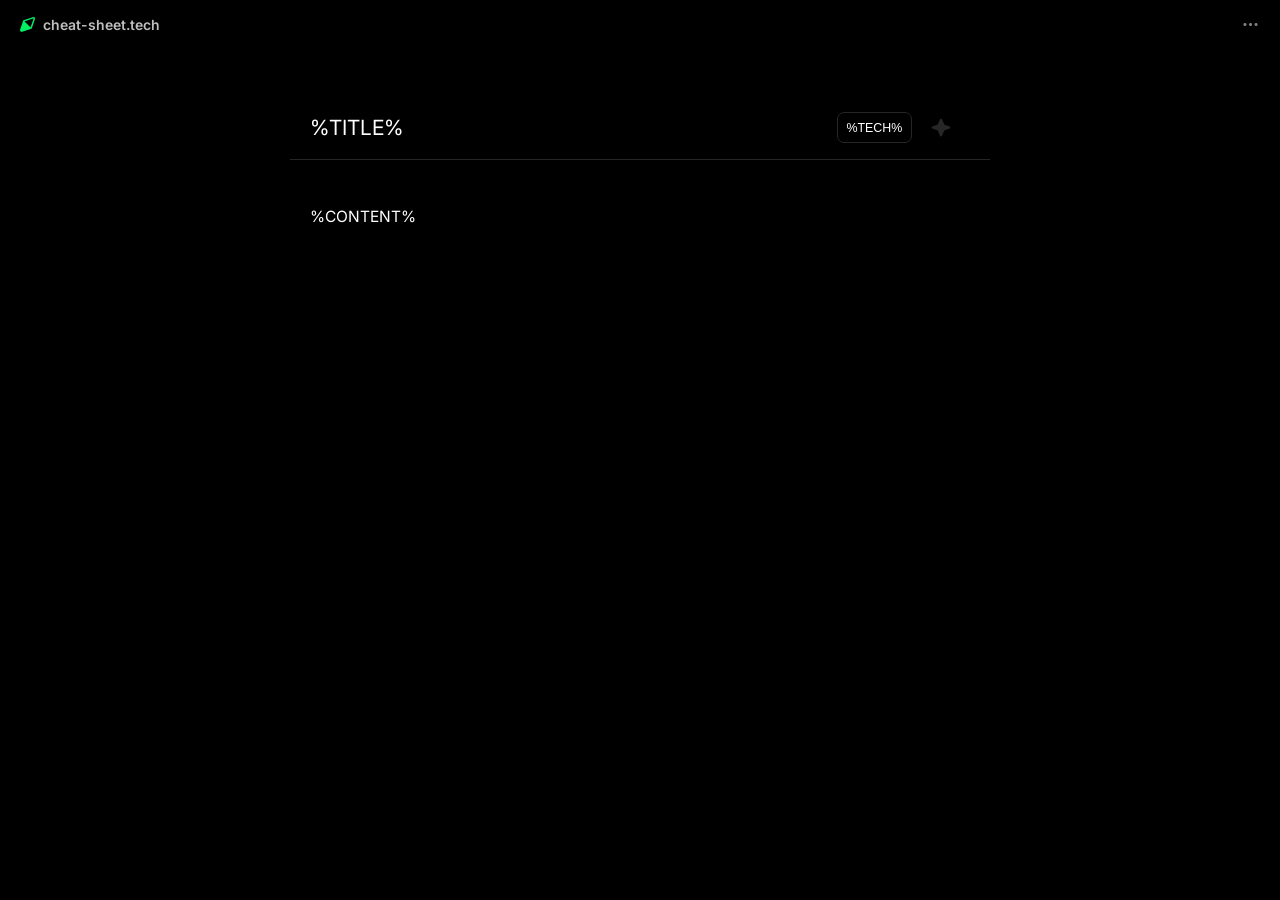
<file: pages/page.tpl.html>
<!DOCTYPE html>
<html lang="en">
<head>
    <meta charset="UTF-8">
    <meta name="viewport" content="width=device-width, initial-scale=1">
    
    <link href="/pages/page.css" rel="stylesheet" />
    <link href="../../rsc/dark.css" id="style-ui-dark"  rel="stylesheet"/>
    <link href="../../rsc/index.css" rel="stylesheet" />
    
    <script type="text/javascript" src="/pages/page.js"></script>
    <script type="text/javascript" src="../../rsc/index.js"></script>
    
    <title>cheat-sheet</title>
</head>

<body class="has-hover" onclick="document.getElementById('menu').classList.remove('focus')" id="%ID%">

<header>
    <a style="text-decoration: none" href="https://cheat-sheet.tech">
        <img src="../../rsc/assets/logo.svg" alt="logo">
        <p>cheat-sheet.tech</p>
    </a>
    <div id="menu" onclick="event.stopPropagation();this.classList.add('focus')">
        <img src="../../rsc/assets/menu-dots.svg">
        <div class="menu">
            <a href="https://github.com/eloi-menaud/cheat-sheet/edit/main/pages/%TECH%/%TITLE%" style="all: unset">
                <span><img src="../../rsc/assets/edit.svg"><p>Edit this cheat sheet</p></span>
            </a>
            <hr>
            <a href="https://github.com/eloi-menaud/cheat-sheet" style="all: unset">
                <span>
                    <img src="../../rsc/assets/github.svg"><p>Source</p>
                </span>
            </a>
        </div>
    </div>
</header>

<nav>
    <h1 title="title">%TITLE%</h1>
    <div id="type-selector">
        <button onclick='show(this)' data-target="snippet" class="actif">snippet</button>
        <button onclick='show(this)' data-target="details">details</button>
    </div>
    <div id="tech">
        <button disabled title="tech">%TECH%</button>
    </div>
    <img class="favorite" src="../../rsc/assets/favorite.svg" title="favorite" onclick="toggle_fav(this,'%ID%')">
</nav>
<main>
    %CONTENT%
</main>
</body>
</file>
<file: rsc/dark.css>
:root {
    --bg-1           : hsla(0  , 0%  , 0%  , 1);
    --bg-2           : hsla(330, 8%  , 5%  , 1);

    --border-1        : hsl(288, 7%, 15%);
    --border-2        : hsla(330, 1%  , 40% , 1);

    --text-1         : hsla(330, 1%  , 75% , 1);
    --text-2         : hsla(0  , 0%  , 100%, 1);

    --grey-1         : hsla(300, 2%  , 18% , 1);
    --grey-2         : hsla(330, 1%  , 50% , 1);
    --grey-3         : hsla(0  , 0%  , 92% , 1);

    --main           : hsla(145, 100%, 56% , 1);

    --bg-codeline    : hsl(0, 0%, 7%);
    --border-codeline: hsl(0, 0%, 20%);

    --bg-popup-1 : rgba(0, 0, 0, 0.5);
    --bg-popup-2 : hsla(0, 0%, 100%, 0.07);
    --shadow-popup : 0 0 3rem black;

    --error: #de4545;

    --icon-brightness: brightness(2);
}

pre {
    font-size: 1rem;
    color: #FFFFFF;
}
pre .hl-keyword{
    color: #69a6ee;
}
pre .hl-punctuation{
    color: #b4b4b4;
}
pre .hl-comment{
    color: #666;
}	
pre .hl-entity{
    color: #e2bfff;
}	
pre .hl-storage, pre .hl-string{
    color: #e989c6;
}
pre .hl-support, pre .hl-function{
    color: #2bcd82;
}
pre .hl-invalid{
    color: #db4251;
}
pre .hl-variable{
    /*color: inherit;*/
}
</file>
<file: rsc/home.css>
*{
    color: var(--text-2);
    box-sizing: border-box;
    padding: 0;
    margin: 0;
}

:root{
    font-size: 97%;
}
img {
    height: 1.25rem;
}

input{
    all: unset;
    border: 0.1rem solid var(--border-1);
    border-radius: 0.5rem;
    padding: 0.4rem;
    text-indent: 0.5rem;
    &::placeholder{
        color: var(--grey-2);
    }
    &:focus{
        border-color: var(--border-2);
    }
}

main,nav,#result-separator{
    width: 70%;
    max-width: 800px;
    min-width: 500px;
    margin: 0 auto;
}

nav{
    padding-left: 1.1rem;
    padding-right: 1.1rem;
    margin-top: 6rem;
    display: flex;
    flex-direction: row;
    gap: 0.5rem;
    #title{
        width: 70%;
        &.error{
            border-color: var(--error);
        }
    }
    #tech{
        width:30%;
        &.error{
            border-color: var(--error);
        }
    }
}

#result-separator{
    height: 1px;
    margin-top: 4rem;
    margin-bottom: 2.5rem;

    background-color: var(--border-1);
    position: relative;
    padding: 0;

    p{
        color: var(--text-1);
        font-size: 0.8rem;
        background-color: var(--bg-1);
        padding: 0 0.5rem;
        transform: translateY(-50%);
        position: absolute;
        top: 0;
        left: 1.1rem;
    }
}

main>div{
    padding: 0.5rem 1.1rem;
    display: flex;
    flex-direction: row;
    align-items: center;
    border-radius: 0.5rem;
    text-decoration: none;
    &:hover{
        background-color: var(--bg-2);
        cursor: pointer;
    }

    a{
        display: flex;
        flex-direction: row;
        align-items: center;
        width: 100%;
        text-decoration: none;
        p.title{
            font-size: 1.1rem;
        }
        p.tech{
            margin-left: auto;
            border: 1px solid var(--border-1);
            background-color: var(--bg-1);
            padding: 0.25rem 0.75rem;
            border-radius: 5px;
            font-size: 0.85em;
        }
        mark{
            background-color: transparent;
            color: var(--main);
        }
    }
    img{
        margin-left: 1rem;
        margin-right: 0 !important;
    }
}

@media screen and (max-width: 900px) {
    header{
        width: 100%;
    }
    nav,main,#result-separator{
        width: 90% !important;
        min-width: 0px;
    }
}

@media screen and (max-width: 500px) {
    :root{
        font-size: 70% !important;
    }
    nav,main,#result-separator{
        width: 90% !important;
        min-width: 0px;
    }
}
</file>
<file: rsc/index.css>
@import url('https://fonts.googleapis.com/css2?family=Inter:ital,opsz,wght@0,14..32,100..900;1,14..32,100..900&display=swap');
@import url('https://fonts.googleapis.com/css2?family=Google+Sans+Code:ital,wght@0,300..800;1,300..800&display=swap');


*{
    color: var(--text-2);
    box-sizing: border-box;
    padding: 0;
    margin: 0;
}

:root{
    font-size: 97%;
}

body {
    position: relative;
    background-color: var(--bg-1);

    font-family: "Inter", sans-serif;
    font-weight: 400;
    scrollbar-color: var(--grey-1) transparent;
    scrollbar-width: auto;

    min-height: 100dvh;
}


img {
    height: 1.25rem;
}

header{
    padding: 15px 20px 0 20px;
    width: 100%;
    display: flex;
    flex-direction: row;
    a{
        display: flex;
        flex-direction: row;
        align-items: center;
        gap: 0.5rem;

        img{
            height: 1rem;
            display: block;
        }
        p{
            font-size: 0.9em;
            font-weight: 600;
            color: var(--text-1);
        }
    }
    >div#menu{
      margin-left: auto;
    }
}


.hide{
    display: none !important;
}



img.favorite{
    margin-right: 1.25rem;
    display: block;
    transition-duration: 0.2s;

    opacity: 0.3;

    &:hover,&.isfav{
        filter: var(--icon-brightness);
        opacity: 1;
    }
    &:hover{
        cursor: pointer;
    }
}


#menu{
    margin-left: 0;
    position: relative;

    &.focus {
        div.menu{
            display: flex !important;
        }
    }

    >img{
        margin-left: auto;
        transition: filter 0.3s;
        display: block;
        &:hover{
            cursor: pointer;
            filter: var(--icon-brightness);
        }
    }

    div.menu{
        display: none;
        position: absolute;
        top: 100%;
        right: 0px;
        flex-direction: column;
        width: max-content;
        background-color: var(--bg-popup-1);
        backdrop-filter: blur(20px);
        box-shadow: var(--shadow-popup);
        border: 0.02rem solid var(--border-1);
        padding: 0.4rem;
        border-radius: 0.7rem;
        z-index: 10;

        hr{
            border: none;
            height: 1px;
            background-color: var(--border-1);
            width: 90%;
            margin: 5px auto;
        }


        span{
            display: flex;
            flex-direction: row;
            min-width: fit-content;
            align-items: center;
            padding: 0.5rem 0.7rem;
            border-radius: 0.4rem;
            gap: 1rem;
            img{
                filter: var(--icon-brightness);
                height: 1.4rem;
                display: block;
            }
            &:hover{
                background-color: var(--bg-popup-2);
                cursor: pointer;
            }
        }
    }
}

html{
    scrollbar-width: none;
}

.pulse{
    animation: pulse 0.3s ease;
}
@keyframes pulse {
    0% { transform: scale(1); }
    50% { transform: scale(0.8);}
    100% { transform: scale(1); }
}
</file>
<file: pages/page.css>
nav,
main{
    width: 50%;
    margin: 0 auto;
    min-width: 700px;
    max-width: 1000px;
    padding-left: 20px;
    padding-right: 20px;
}



nav{
    padding-top: 5rem;
    padding-bottom: 1rem;
    border-bottom: 1px solid var(--border-1);

    display: flex;
    flex-direction: row;
    align-items: center;

    margin-bottom: 3rem;

    h1 {
        font-size: 1.35rem;
        font-weight: 400;
        margin-right: auto;
    }
    div#tech, div#type-selector {
        font-size: 0.8em;
        margin-right: 1.25rem;

        border: 1px solid var(--border-1);
        padding: 0.3rem;
        border-radius: 7px;
        button{
            border: none;
            border-radius: 3px;
            font-size: inherit;
            padding: 0.2rem 0.25rem;
            background-color: var(--bg-1);
            &:not(:disabled):hover{
                background-color: var(--bg-2);
                cursor: pointer;
            }
        }

    }
    div#type-selector{
        button{
            color: var(--grey-2);
        }
        button.actif{
            color: var(--text-2);
        }
    }
}





main{
    padding-bottom: 100px;

    &>:first-child{
        padding-top: 0;
    }

    h1,h2,h3,h4,p{
        padding-bottom: 1.2rem;
    }
    h1{
        font-weight: 600;
        padding-top: 8rem;
    }
    h2{
        padding-top: 5rem;
    }
    h3{
        font-size: 1.2rem;
        padding-top: 3rem;
    }
    h4{
        padding-top: 3rem;
        font-size: 1.1rem;
        font-weight: 400;
    }

    p {
        /*padding-left: 0.5rem ;*/
        color: var(--text-1);
        font-family: "Google Sans Code", monospace;
        line-height: 1.5;
    }
    p strong{color: var(--text-2); font-weight: 600;}
    p em{color: var(--text-2);}
    hr{
        width: 50%;
        color: var(--border-1);
        border: none;
        height: 1px;
        background-color: var(--border-1);
        margin: 5rem auto;
    }

    code:not(pre code){
        font-family: "Google Sans Code", monospace;
        background-color: var(--bg-codeline);
        box-shadow: inset 0 0 0 0.065rem var(--border-codeline);
        padding: 0.065rem 0.65rem;
        border-radius: 0.35rem;
        white-space: nowrap;
    }

    div.code-block{
        border: 1px solid var(--border-1);
        border-radius: 8px;
        margin-bottom: 2rem;
        position: relative;
        padding: 0.8rem 0.2rem 0.2rem 0.2rem;
        font-size: 1rem;
        pre{
            border-radius: 5px;
            padding: 0.8rem;
            font-family: "Google Sans Code", monospace;
            overflow: scroll;
            
            --selection-bg: hsl(196, 67, 45);
            
            ::selection {
                background: #00ee63;             
                color: black; 
            }
            ::-moz-selection {
                background: #00ee63;    
                color: black;
            }
        }
        div.code-header{
            width: 100%;

            display: flex;
            flex-direction: row;
            align-items: center;

            position: absolute;
            top: 0;
            left: 0;

            transform: translateY(-50%);
            padding: 0 0.65rem;

            p.language {
                &:first-letter{
                    text-transform: uppercase;
                }
                padding: 0 0.4rem;
                font-family: "Google Sans Code", monospace;
                color: var(--grey-2);
                font-size: 0.9rem;
                background: var(--bg-1);
            }

            div{
                background-color: var(--bg-1);
                margin-left: auto;
                img{
                    height: 1.1rem;
                    transition: filter 0.3s;
                    display: block;
                    body.has-hover & {
                        &:hover{
                            filter: var(--icon-brightness);
                            cursor: pointer;
                        }
                    }
                    padding: 0px 0.31rem;
                }
                img.copy.copied {
                    transition: filter 0.3s;
                    animation: flashCopied 2s;
                }
            }
        }
    }

    a{
        all: unset;
        color: var(--grey-2);
        &:hover{
            cursor: pointer;
            color: var(--text-2);
        }
        transition: 0.2s;
        text-decoration: underline;
    }

    >ul,ol{
        padding-bottom: 1rem;
    }
    ul,ol {
        font-family: "Google Sans Code", monospace;
        color: var(--text-1);
        padding-left: 20px;
        li::marker {
            content: "";
        }
        li::before{
            content: "•";
            padding-right: 0.2rem;
            color: var(--grey-2);
        }
        li{
            margin: 1rem 0;
            color: inherit;
            >ul{
                transform: translateX(0.2rem);
            }
        }

        li:has(> ul) + li {
            padding-top: 0.5rem;
        }

        ul{
            border-left: 1px solid var(--border-1);
        }
    }

    blockquote{
        position: relative;
        &::before{
            content: "𝒊";
            font-size: 0.8rem;
            font-family: Inter, sans-serif;
            color: var(--grey-2);
            position: absolute;
            top: -0.3rem;
            left: 0.5rem;
        }
        font-size: 0.9rem;
        &>p{
            padding: 0;
        }
        background-color: var(--bg-2);
        padding: 0.7rem 1rem !important;
        border-radius: 0.6rem;
        margin-bottom: 1rem;
    }
}


@keyframes flashCopied {
    0% {
        filter: var(--icon-brightness);
        content: url("../rsc/assets/copied.svg");
    }
    100% {
        filter: var(--icon-brightness);
        content: url("../rsc/assets/copied.svg");
    }
}


@media screen and (max-width: 900px) {
    header{
        left: 50%;
        transform: translateX(-50%);
    }
    nav,main{
        width: 90% !important;
        min-width: 0px;
    }
}

@media screen and (max-width: 500px) {
    :root{
        font-size: 60%;
    }
    nav,main{
        width: 100% !important;
    }
}
</file>
